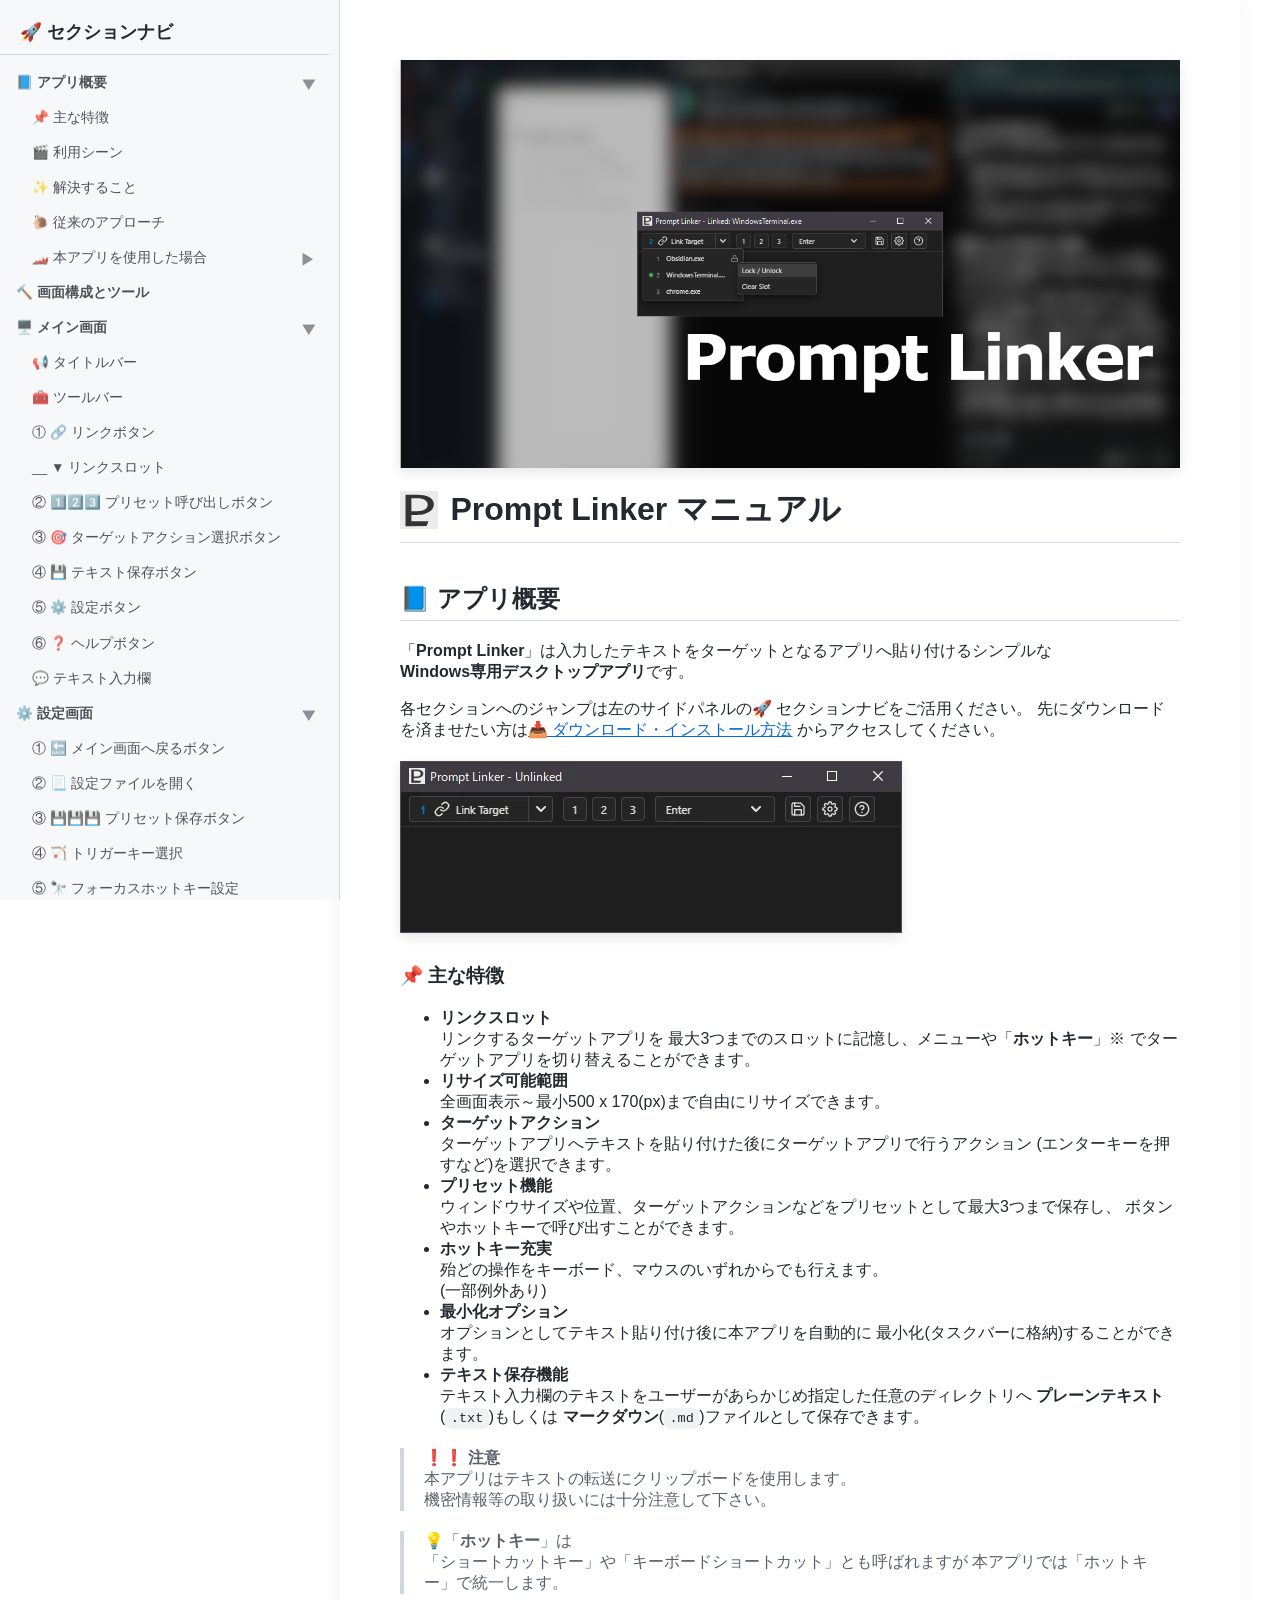
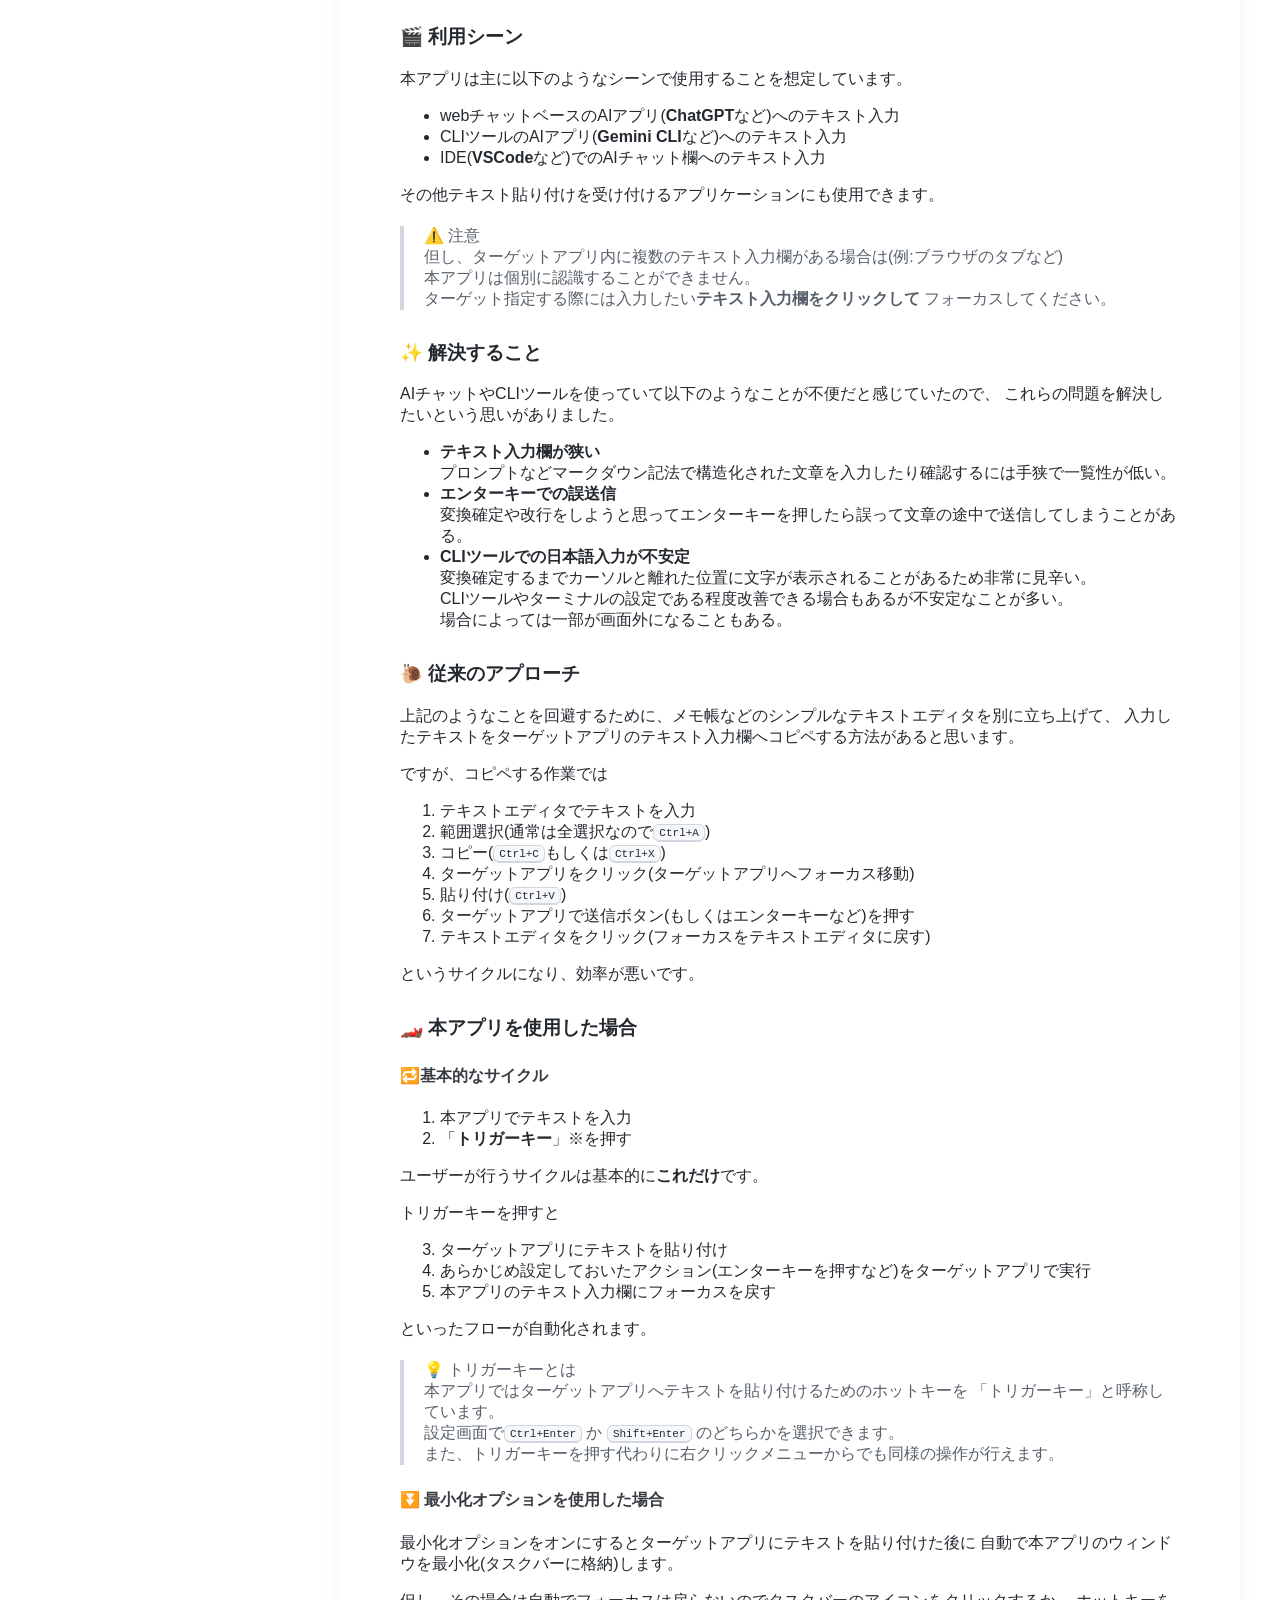
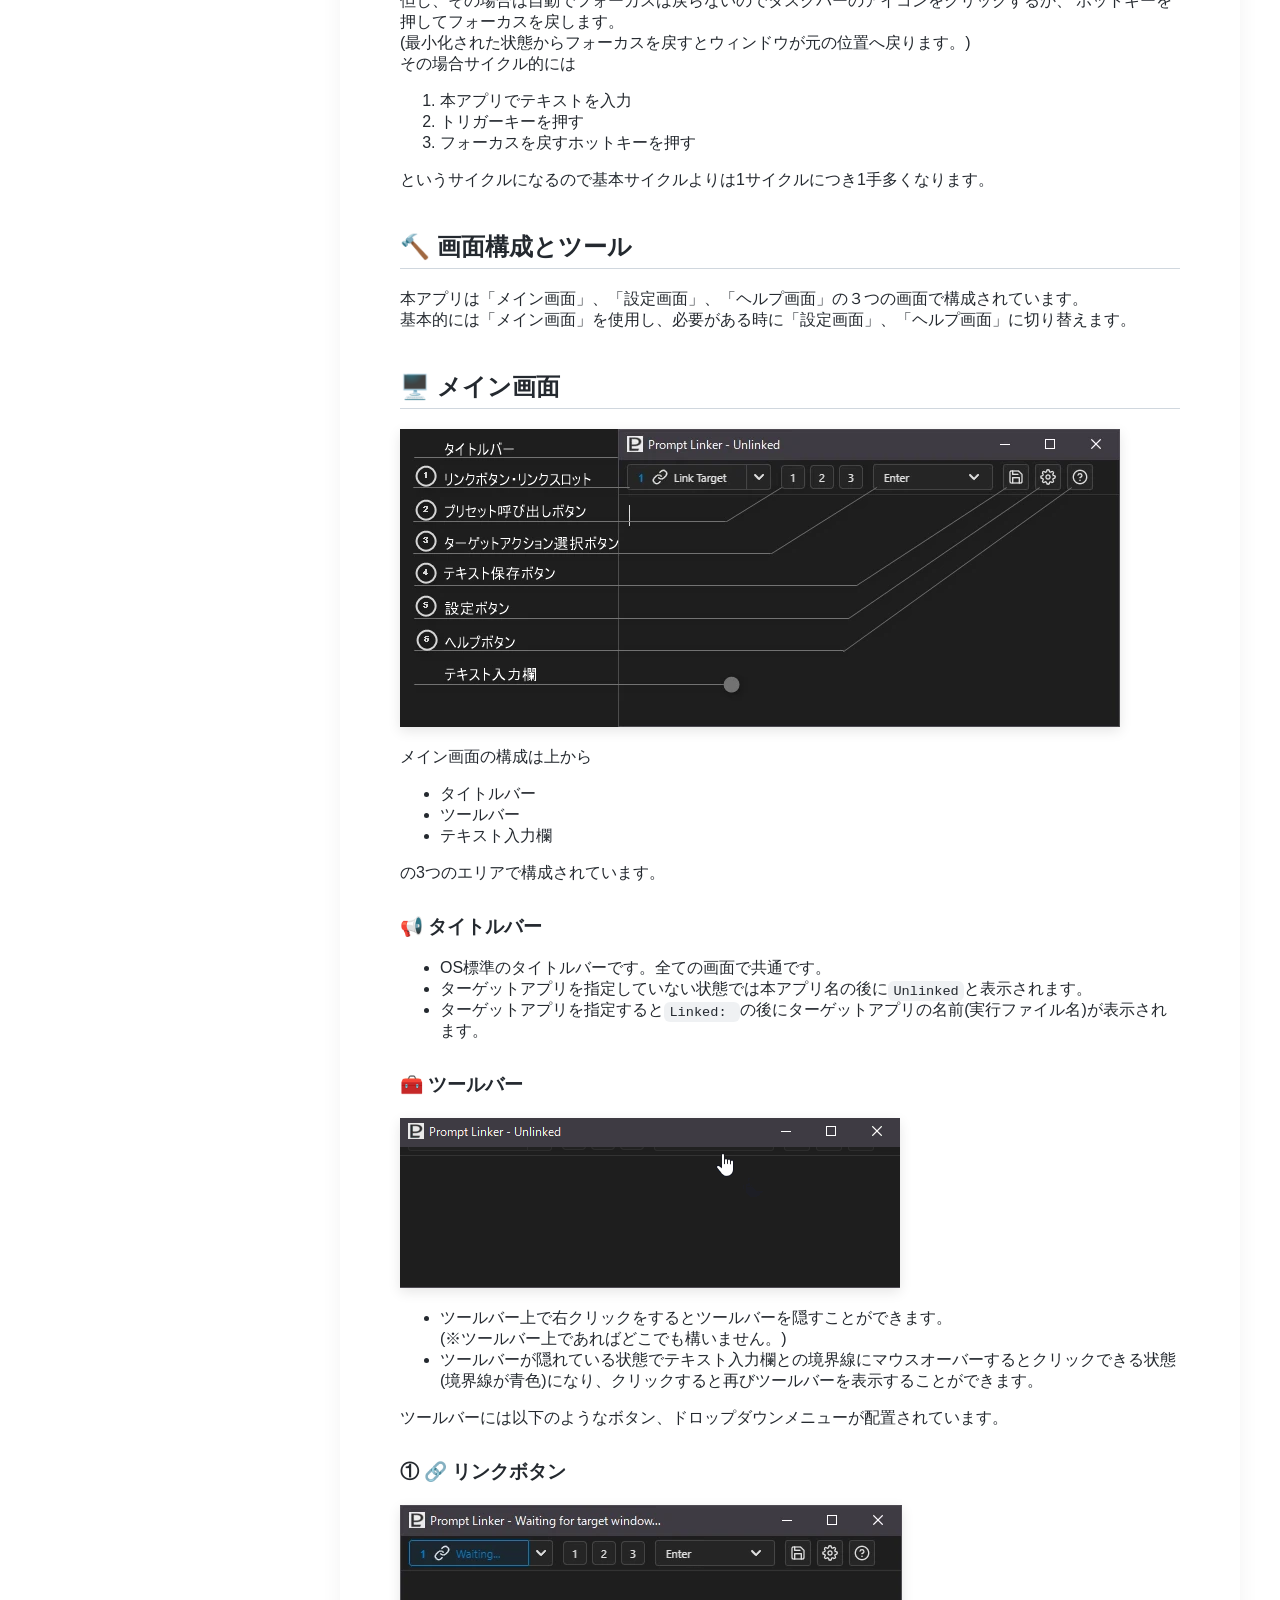
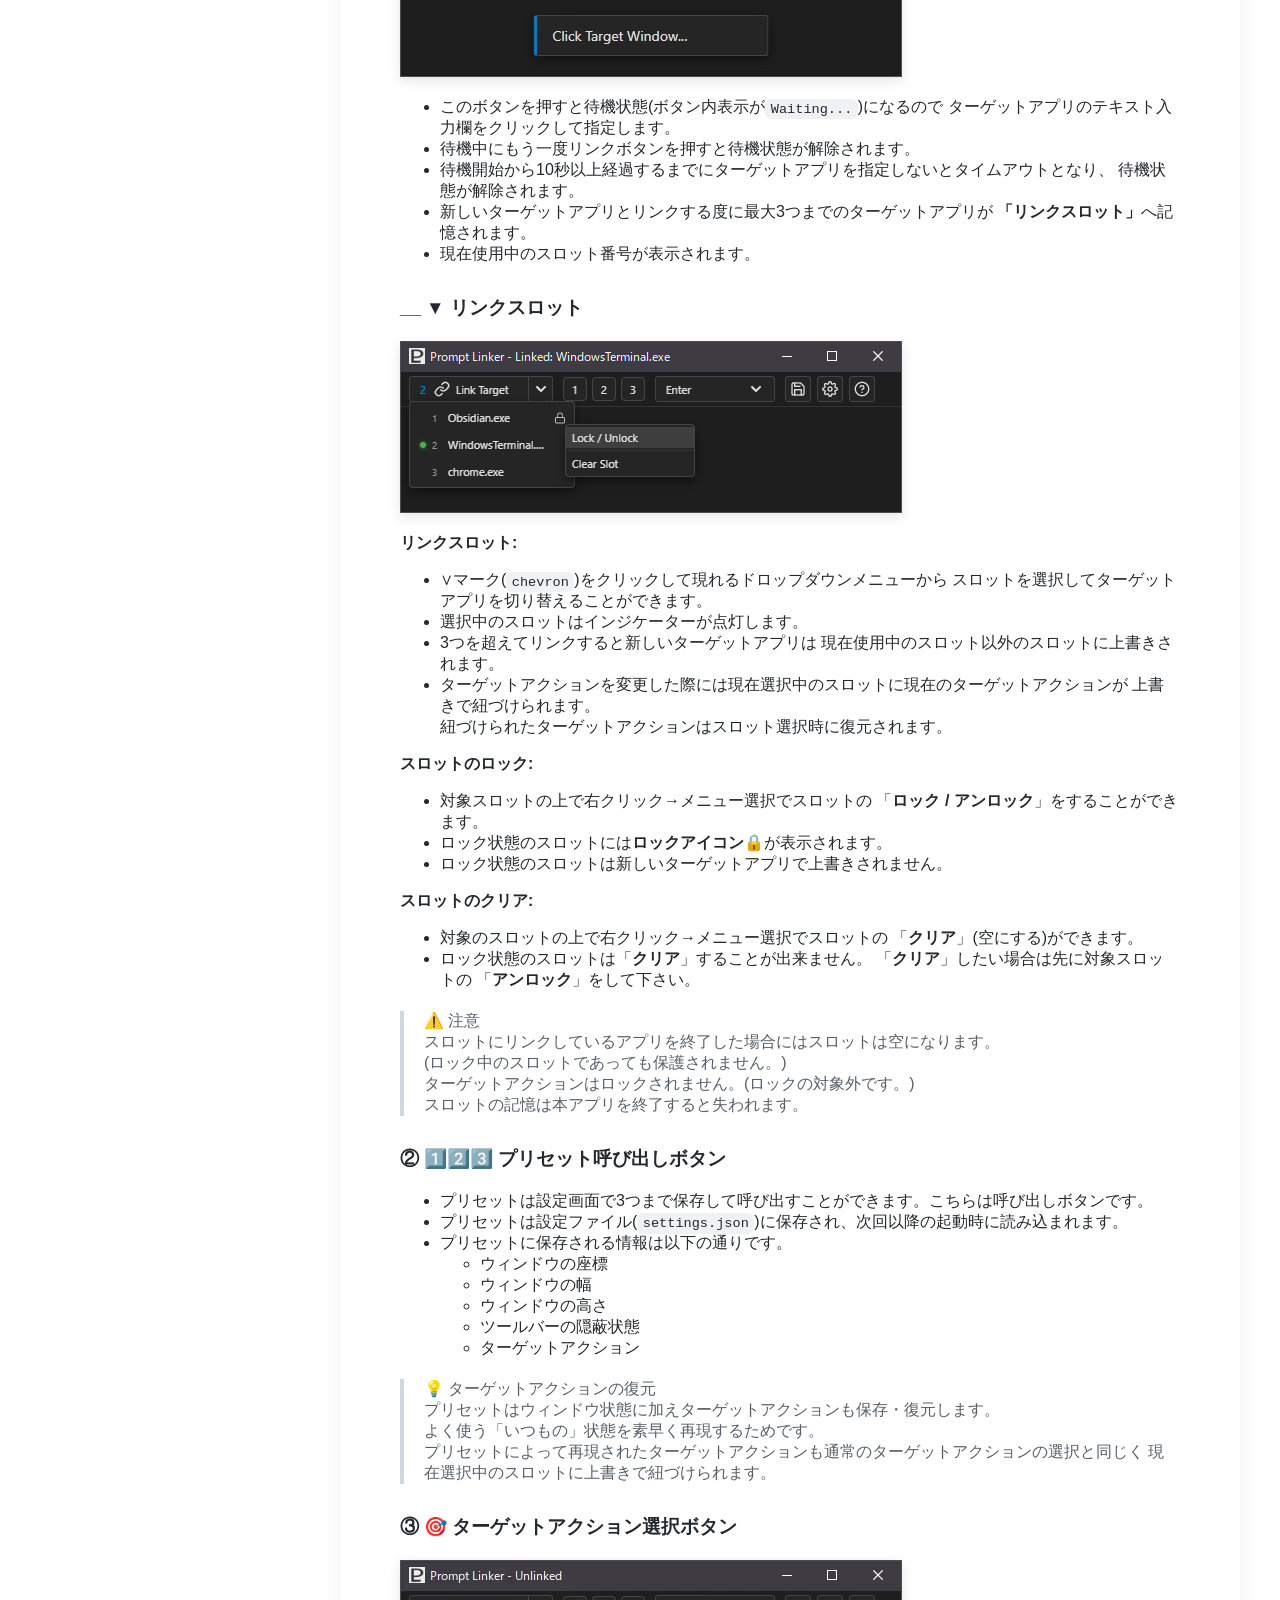
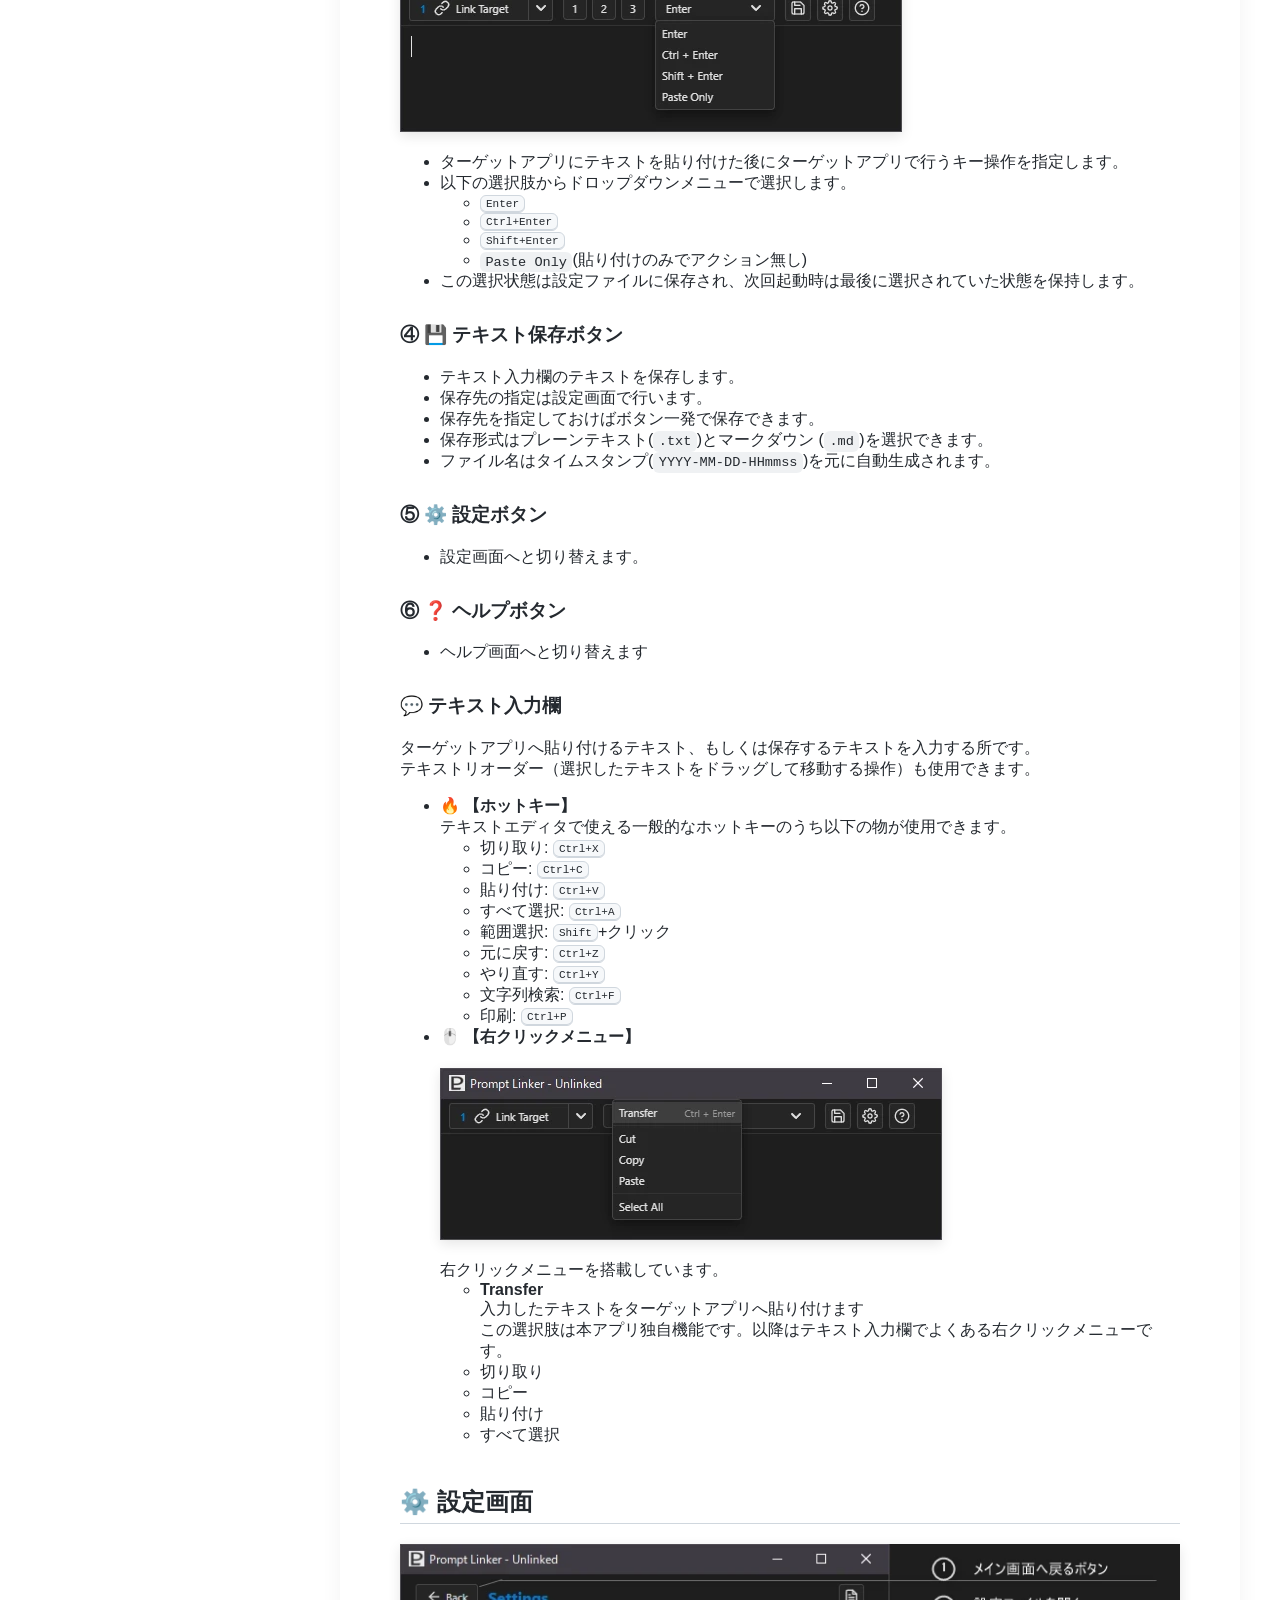
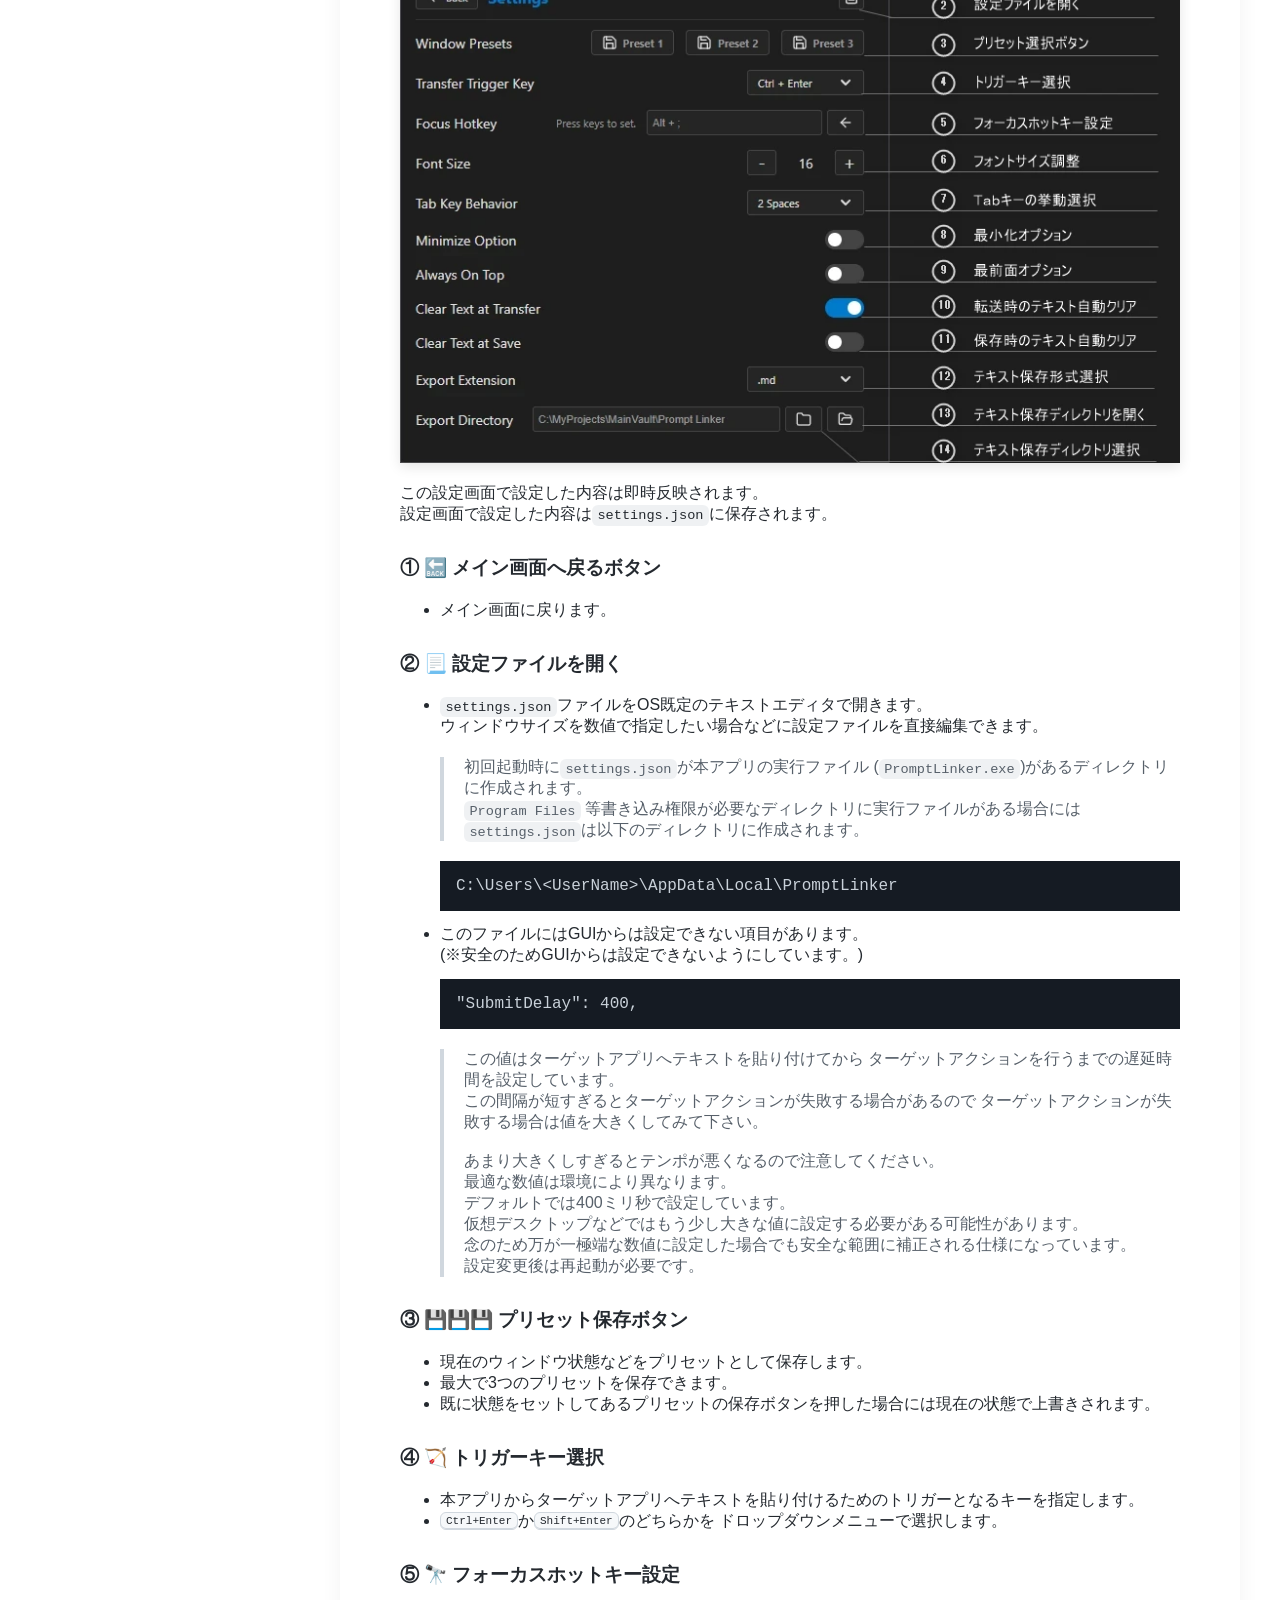
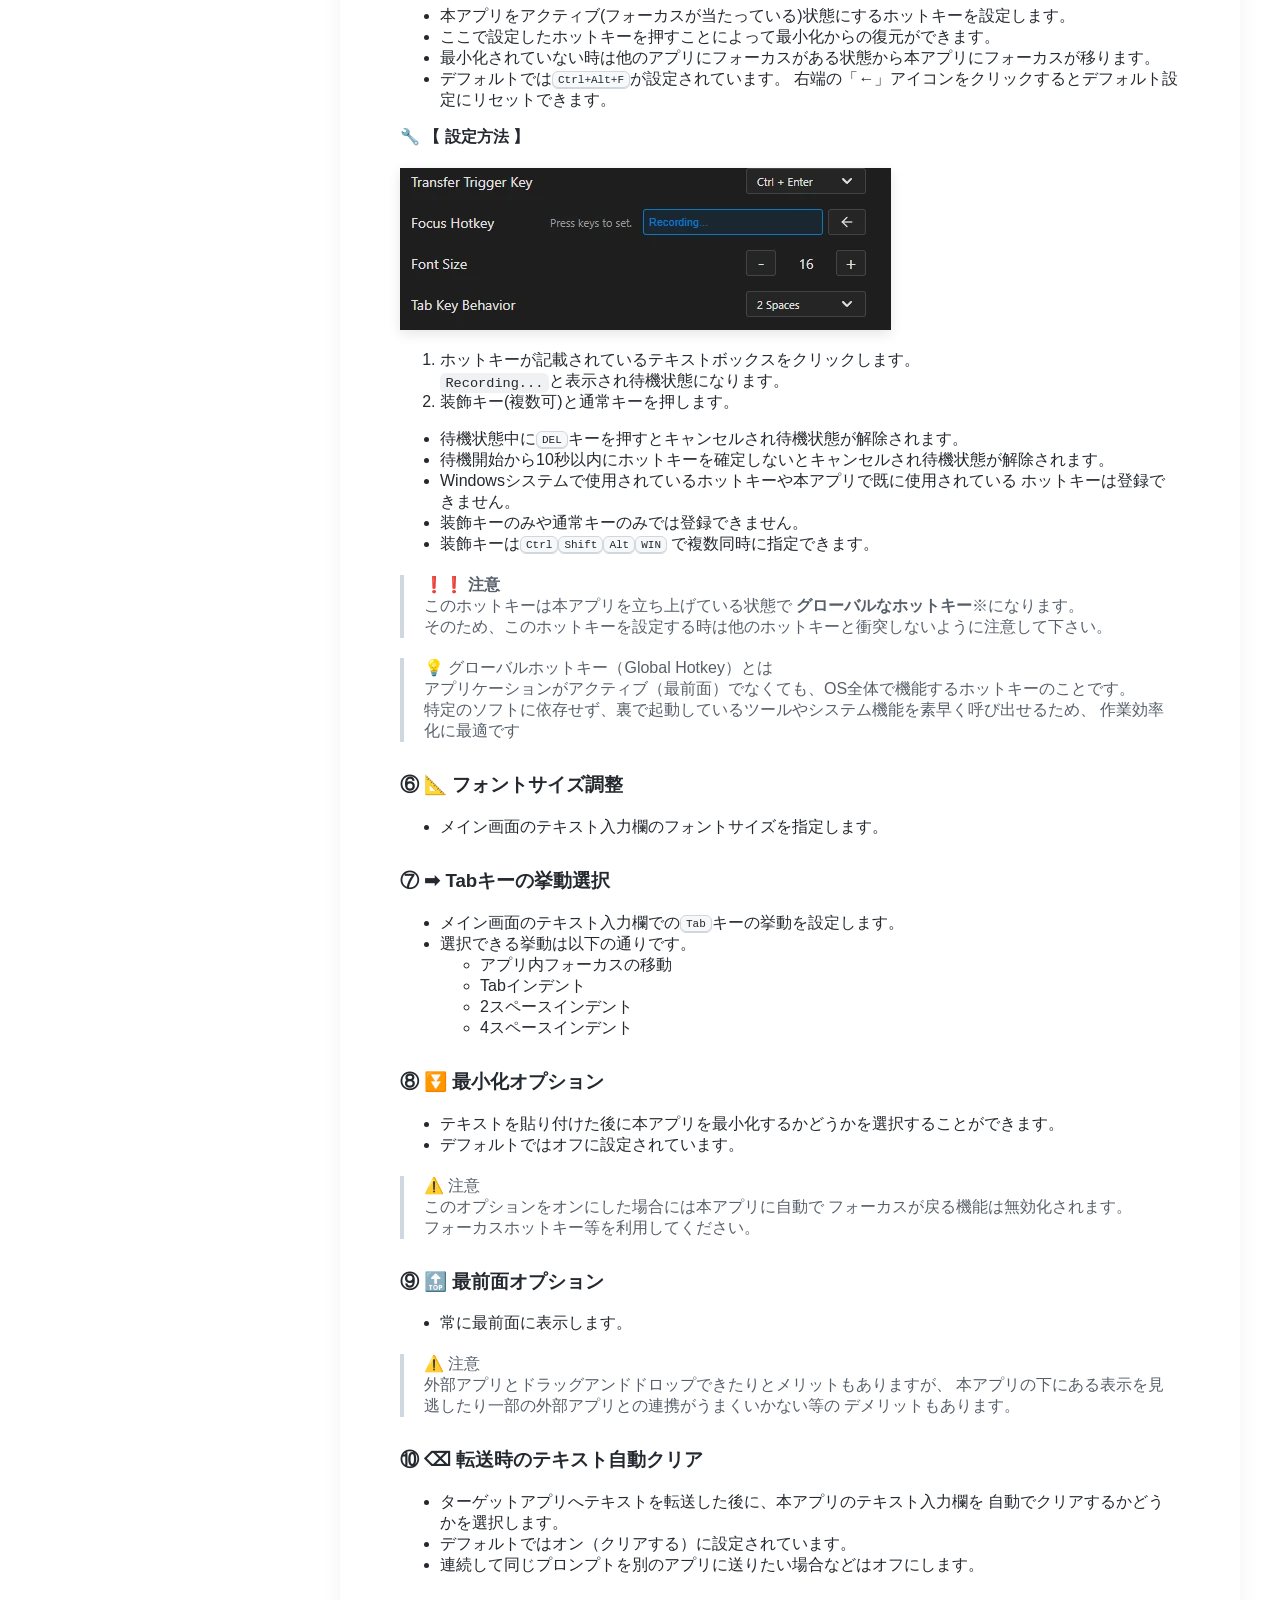
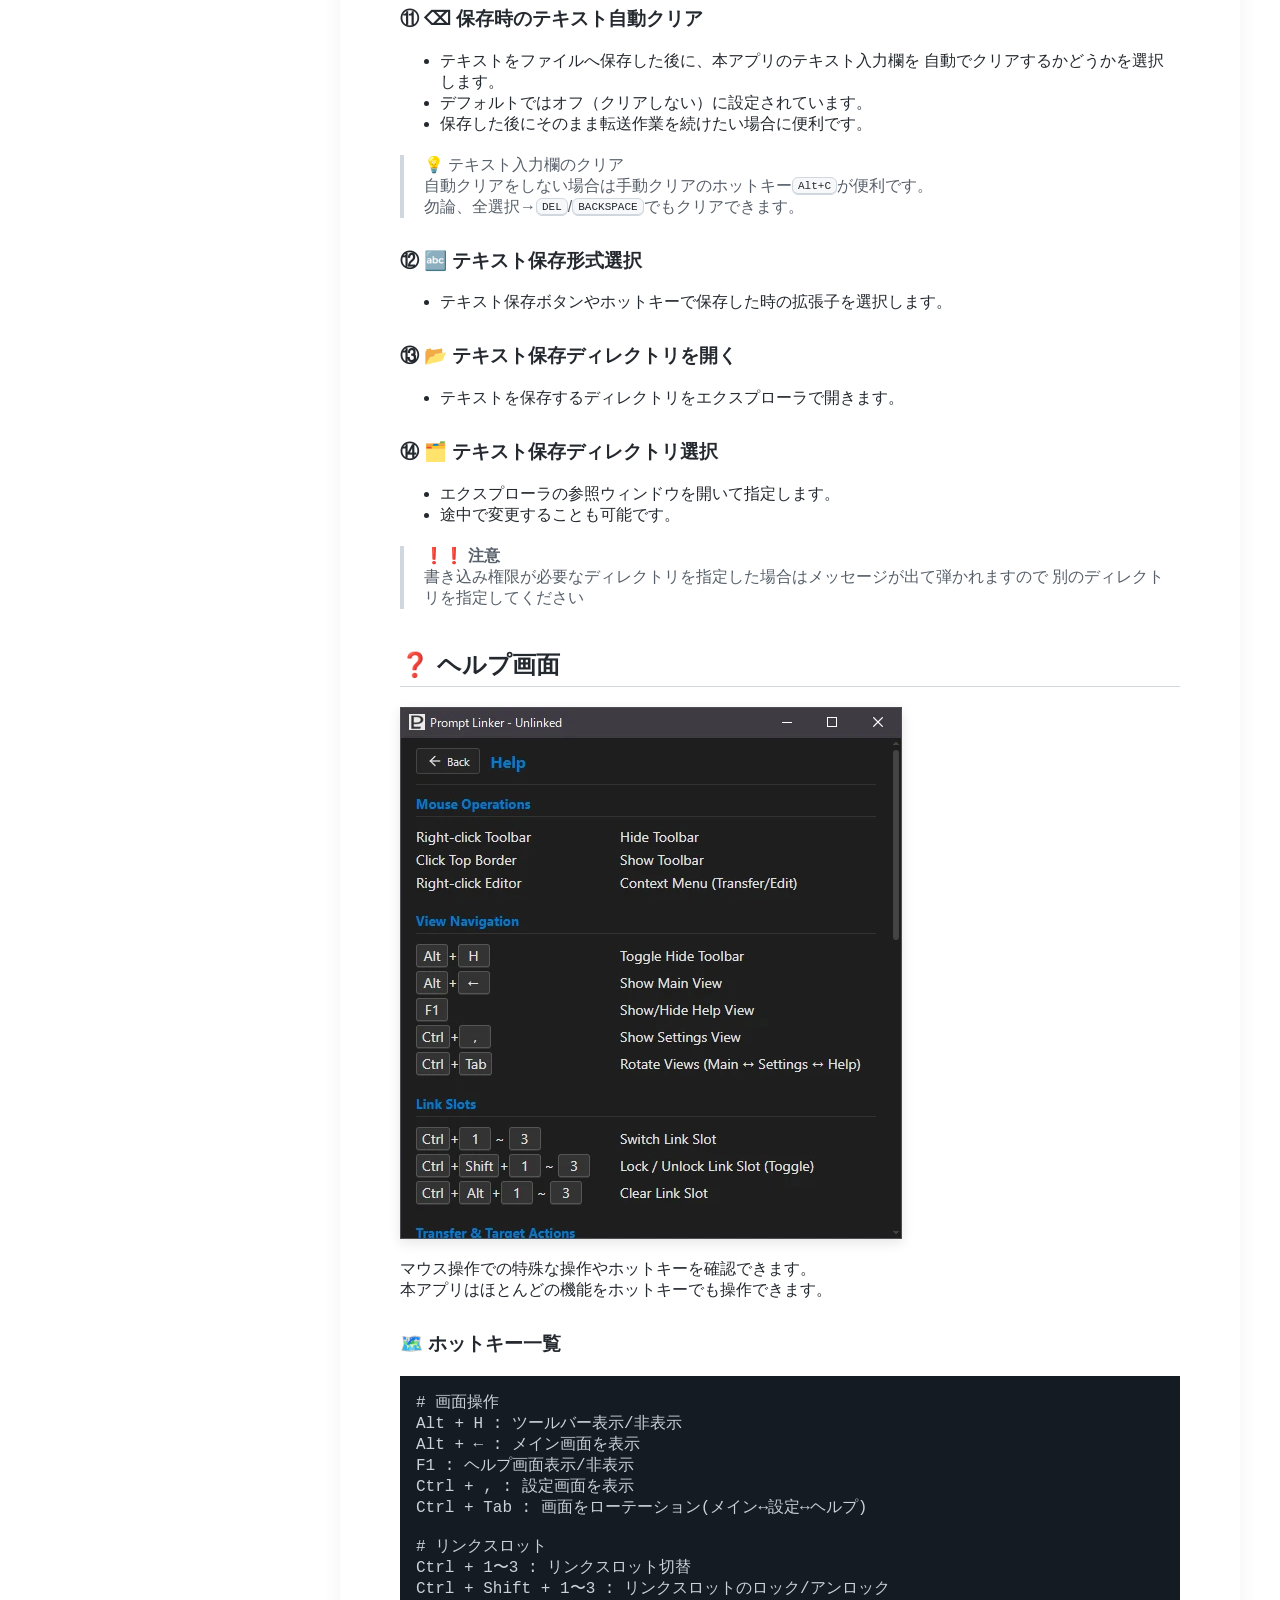
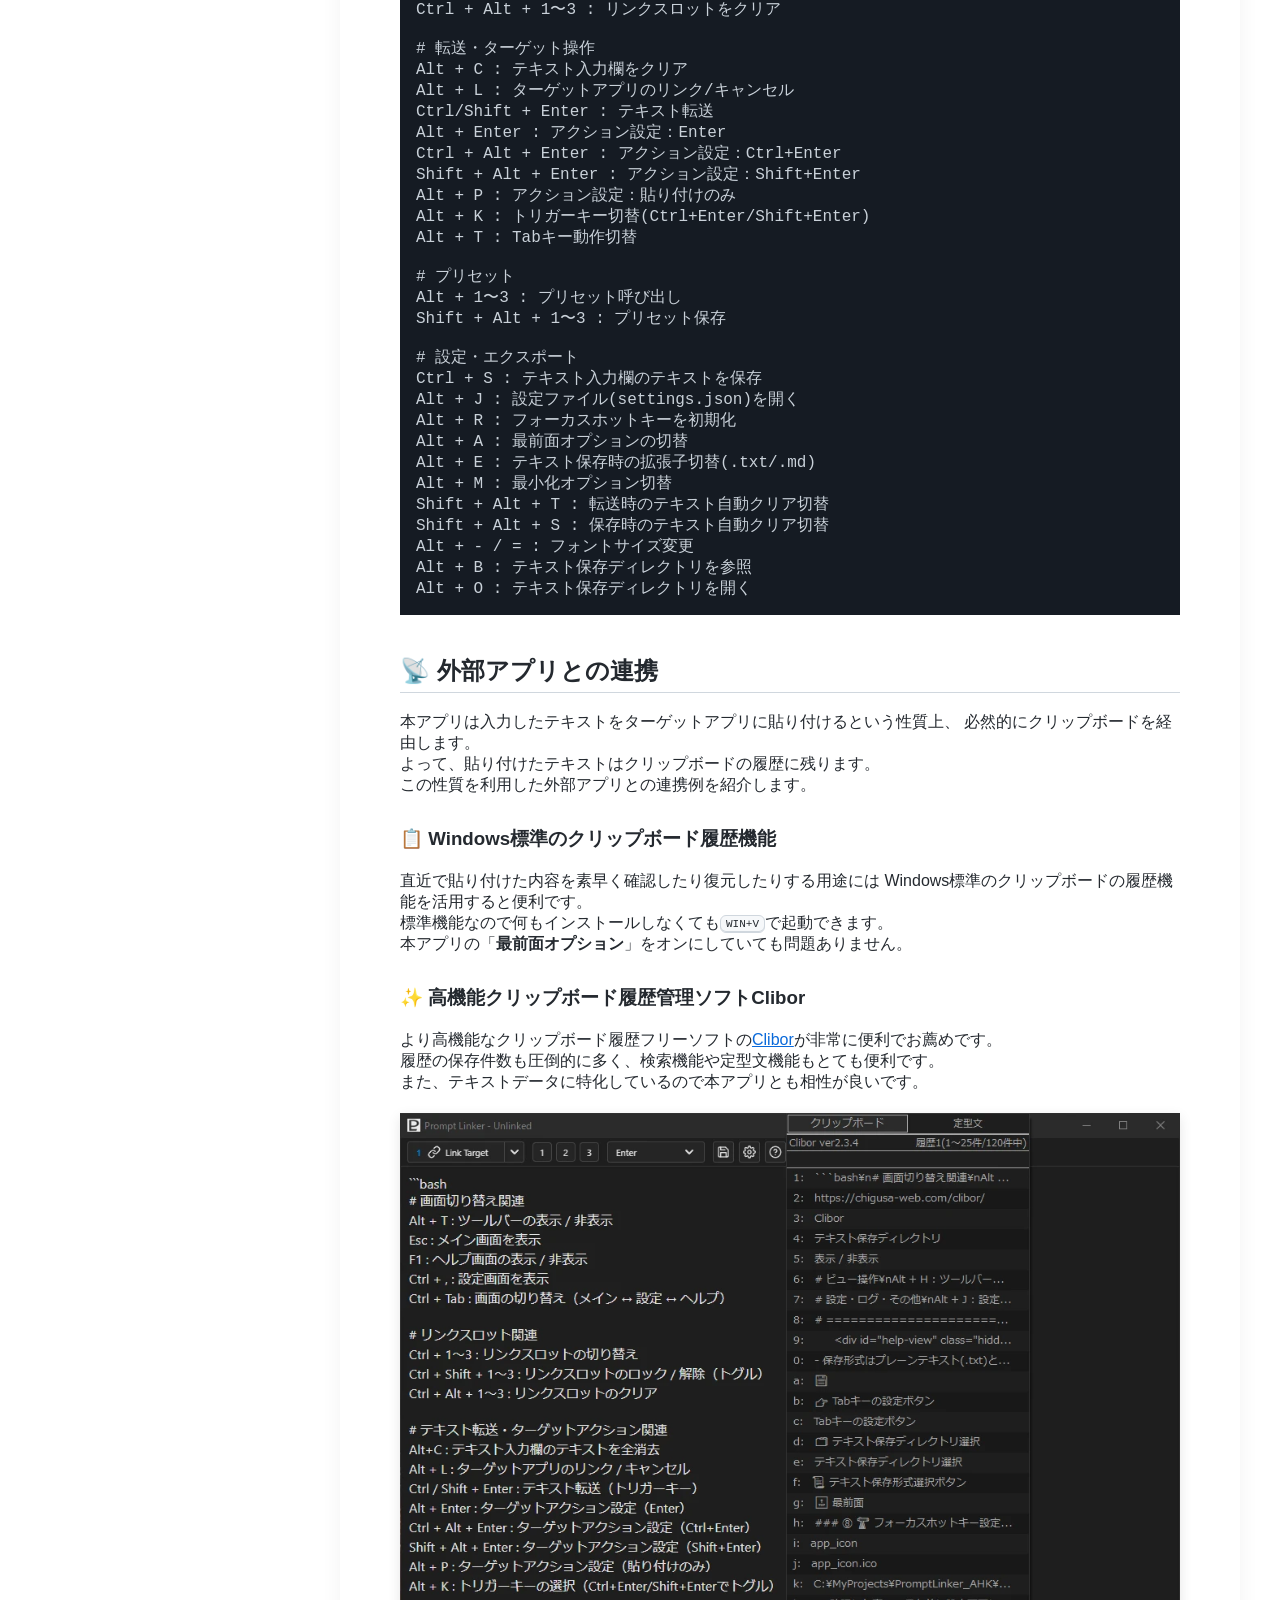
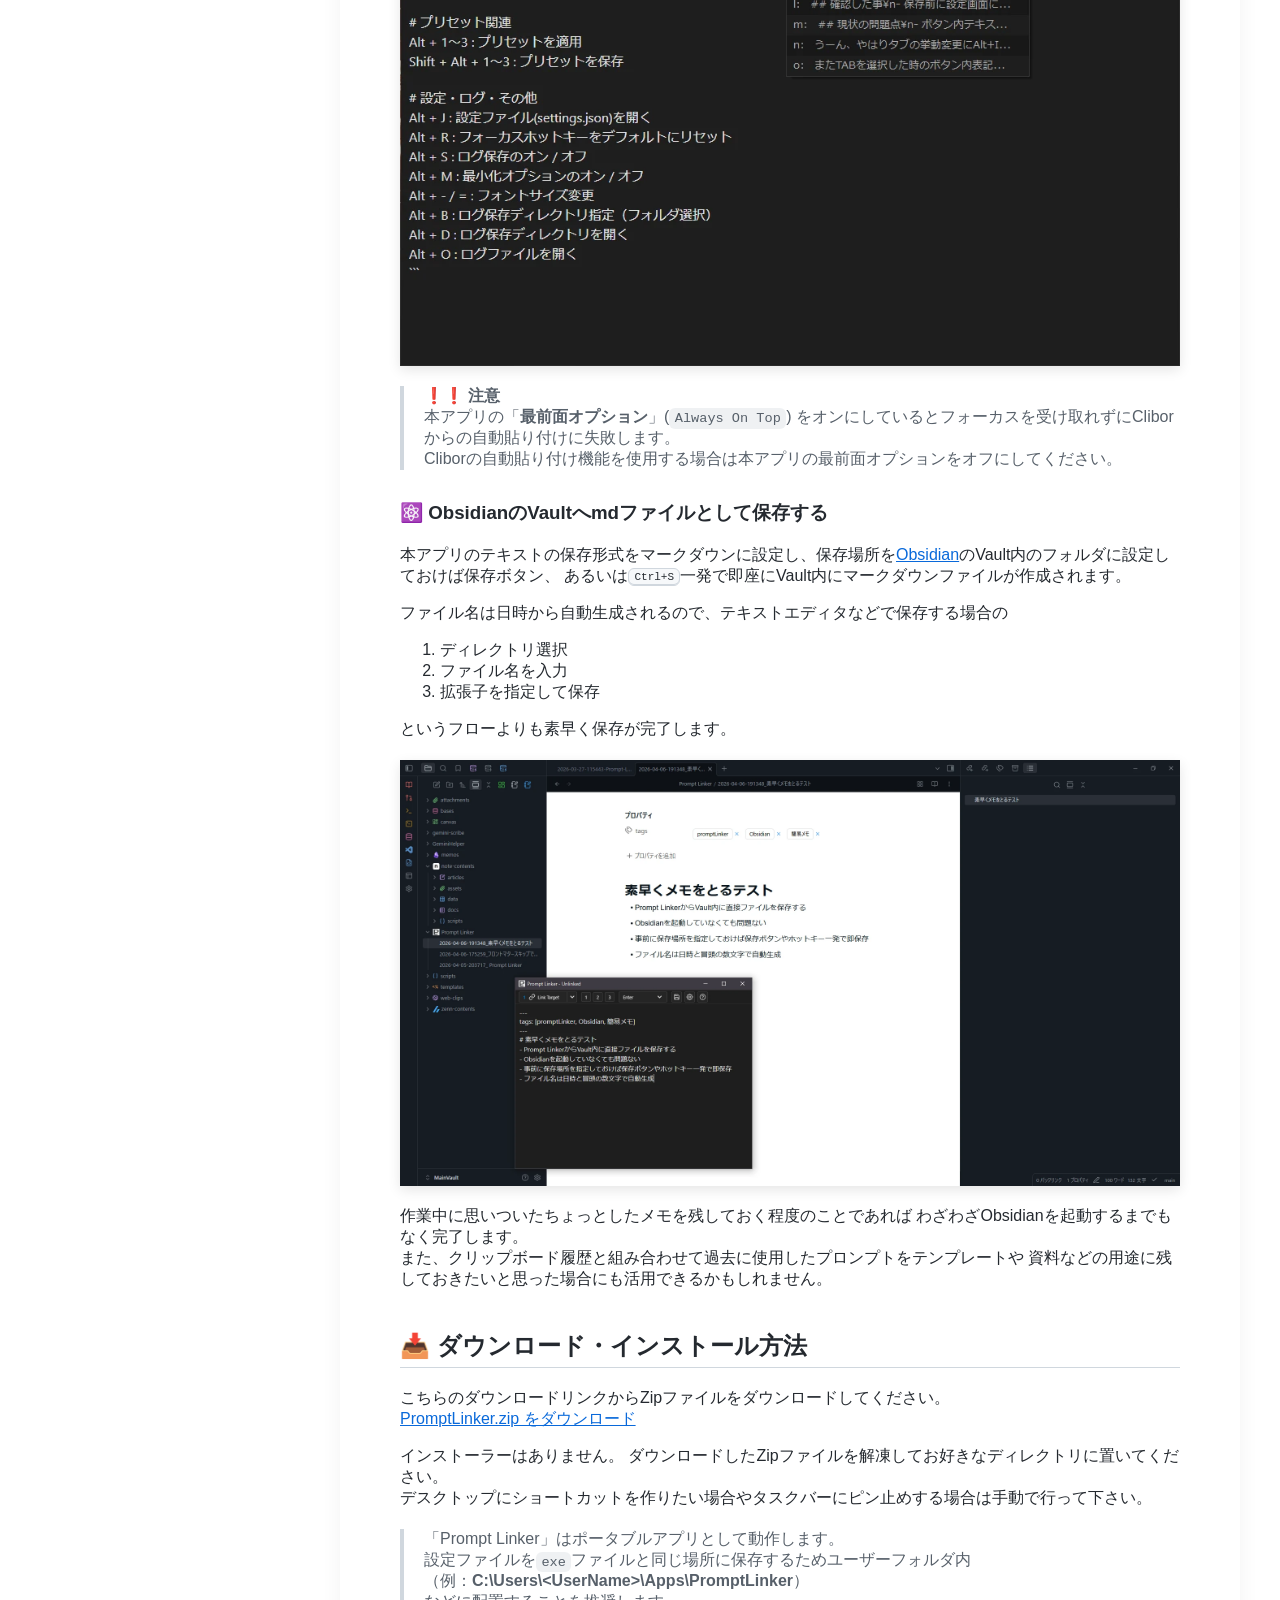
<file: docs/index.html>
<!doctype html>
<html lang="ja">
  <head>
    <meta charset="UTF-8" />
    <meta name="viewport" content="width=device-width, initial-scale=1.0" />

    <!-- OGP設定 (SNSでのリンク表示用) -->
    <meta property="og:title" content="Prompt Linker マニュアル" />
    <meta
      property="og:description"
      content="Prompt Linker の操作マニュアル。"
    />
    <meta property="og:type" content="website" />
    <meta
      property="og:url"
      content="https://2ndillness.github.io/PromptLinker_AHK/"
    />
    <meta
      property="og:image"
      content="https://2ndillness.github.io/PromptLinker_AHK/assets/eyecatch.png"
    />
    <meta property="og:site_name" content="Prompt Linker" />

    <!-- Twitter Card設定 -->
    <meta name="twitter:card" content="summary_large_image" />
    <meta name="twitter:title" content="Prompt Linker マニュアル" />
    <meta
      name="twitter:description"
      content="Prompt Linker の操作マニュアル。"
    />
    <meta
      name="twitter:image"
      content="https://2ndillness.github.io/PromptLinker_AHK/assets/eyecatch.png"
    />

    <title>Prompt Linker マニュアル</title>
    <link rel="stylesheet" href="css/style.css" />
    <link rel="icon" href="PromptLinker.svg" type="image/svg+xml" />
    <link rel="icon" href="favicon.ico" sizes="any" />
    <link rel="apple-touch-icon" href="apple-touch-icon.png" />
  </head>
  <body>
    <!-- ******************************************************************************** -->
    <nav id="sidebar">
      <h2 id="sidebar-title">🚀 セクションナビ</h2>
      <ul>
        <li class="has-children">
          <span class="toggle-btn">▶</span>
          <a href="#app-overview" class="nav-h2">📘 アプリ概要</a>
          <ul>
            <li><a href="#key-features" class="nav-h3">📌 主な特徴</a></li>
            <li><a href="#use-cases" class="nav-h3">🎬 利用シーン</a></li>
            <li>
              <a href="#problems-solved" class="nav-h3">✨ 解決すること</a>
            </li>
            <li>
              <a href="#traditional-approach" class="nav-h3"
                >🐌 従来のアプローチ</a
              >
            </li>
            <li class="has-children">
              <span class="toggle-btn">▶</span>
              <a href="#using-this-app" class="nav-h3"
                >🏎️ 本アプリを使用した場合</a
              >
              <ul>
                <li>
                  <a href="#basic-cycle" class="nav-h4">🔁基本的なサイクル</a>
                </li>
                <li>
                  <a href="#using-minimize-option" class="nav-h4"
                    >⏬ 最小化オプションを使用した場合</a
                  >
                </li>
              </ul>
            </li>
          </ul>
        </li>
        <li><a href="#ui-structure" class="nav-h2">🔨 画面構成とツール</a></li>
        <li class="has-children">
          <span class="toggle-btn">▶</span>
          <a href="#main-screen" class="nav-h2">🖥️ メイン画面</a>
          <ul>
            <li><a href="#title-bar" class="nav-h3">📢 タイトルバー</a></li>
            <li><a href="#tool-bar" class="nav-h3">🧰 ツールバー</a></li>
            <li><a href="#link-button" class="nav-h3">① 🔗 リンクボタン</a></li>
            <li>
              <a href="#link-slots" class="nav-h3">__ ▼ リンクスロット</a>
            </li>
            <li>
              <a href="#preset-call-buttons" class="nav-h3"
                >② 1️⃣2️⃣3️⃣ プリセット呼び出しボタン</a
              >
            </li>
            <li>
              <a href="#target-action-buttons" class="nav-h3"
                >③ 🎯 ターゲットアクション選択ボタン</a
              >
            </li>
            <li>
              <a href="#save-text-button" class="nav-h3"
                >④ 💾 テキスト保存ボタン</a
              >
            </li>
            <li>
              <a href="#settings-button" class="nav-h3">⑤ ⚙️ 設定ボタン</a>
            </li>
            <li><a href="#help-button" class="nav-h3">⑥ ❓ ヘルプボタン</a></li>
            <li>
              <a href="#text-input-field" class="nav-h3">💬 テキスト入力欄</a>
            </li>
          </ul>
        </li>
        <li class="has-children">
          <span class="toggle-btn">▶</span>
          <a href="#settings-screen" class="nav-h2">⚙️ 設定画面</a>
          <ul>
            <li>
              <a href="#back-to-main-button" class="nav-h3"
                >① 🔙 メイン画面へ戻るボタン</a
              >
            </li>
            <li>
              <a href="#open-settings-file" class="nav-h3"
                >② 📃 設定ファイルを開く</a
              >
            </li>
            <li>
              <a href="#save-preset-button" class="nav-h3"
                >③ 💾💾💾 プリセット保存ボタン</a
              >
            </li>
            <li>
              <a href="#trigger-key-selection" class="nav-h3"
                >④ 🏹 トリガーキー選択</a
              >
            </li>
            <li>
              <a href="#focus-hotkey-settings" class="nav-h3"
                >⑤ 🔭 フォーカスホットキー設定</a
              >
            </li>
            <li>
              <a href="#font-size-adjustment" class="nav-h3"
                >⑥ 📐 フォントサイズ調整</a
              >
            </li>
            <li>
              <a href="#tab-key-settings" class="nav-h3"
                >⑦ ➡ Tabキーの挙動選択</a
              >
            </li>
            <li>
              <a href="#minimize-option" class="nav-h3"
                >⑧ ⏬ 最小化オプション</a
              >
            </li>
            <li>
              <a href="#always-on-top-option" class="nav-h3"
                >⑨ 🔝 最前面オプション</a
              >
            </li>
            <li>
              <a href="#clear-text-at-transfer-option" class="nav-h3"
                >⑩ ⌫ 転送時のテキスト自動クリア</a
              >
            </li>
            <li>
              <a href="#clear-text-at-save-option" class="nav-h3"
                >⑪ ⌫ 保存時のテキスト自動クリア</a
              >
            </li>
            <li>
              <a href="#save-format-selection" class="nav-h3"
                >⑫ 🔤 テキスト保存形式選択</a
              >
            </li>
            <li>
              <a href="#open-save-dir" class="nav-h3"
                >⑬ 📂 テキスト保存ディレクトリを開く</a
              >
            </li>
            <li>
              <a href="#select-save-dir" class="nav-h3"
                >⑭ 🗂️ テキスト保存ディレクトリ選択</a
              >
            </li>
          </ul>
        </li>
        <li class="has-children">
          <span class="toggle-btn">▶</span>
          <a href="#help-screen" class="nav-h2">❓ ヘルプ画面</a>
          <ul>
            <li><a href="#hotkey-list" class="nav-h3">🗺️ ホットキー一覧</a></li>
          </ul>
        </li>
        <li class="has-children">
          <span class="toggle-btn">▶</span>
          <a href="#external-apps" class="nav-h2">📡 外部アプリとの連携</a>
          <ul>
            <li>
              <a href="#win-clipboard-history" class="nav-h3"
                >📋 Windows標準のクリップボード履歴機能</a
              >
            </li>
            <li>
              <a href="#clibor" class="nav-h3"
                >✨ 高機能クリップボード履歴管理ソフトClibor</a
              >
            </li>
            <li>
              <a href="#obsidian-vault" class="nav-h3"
                >⚛️ ObsidianのVaultへmdファイルとして保存する</a
              >
            </li>
          </ul>
        </li>
        <li>
          <a href="#download-and-installation" class="nav-h2"
            >📥 ダウンロード・インストール方法</a
          >
        </li>
        <li>
          <a href="#disclaimer-and-license" class="nav-h2"
            >⚠️ 免責事項・ライセンス</a
          >
        </li>
        <li>
          <a href="#source-code" class="nav-h2">🔩 ソースコード</a>
        </li>
      </ul>
    </nav>

    <main>
      <!--*************************************************************************-->
      <img src="./assets/eyecatch.png" alt="Prompt Linker アイキャッチ" />
      <h1 id="prompt-linker-manual">
        <img
          src="PromptLinker.svg"
          alt=""
          class="title-icon"
          aria-hidden="true"
        />
        Prompt Linker マニュアル
      </h1>

      <h2 id="app-overview">📘 アプリ概要</h2>
      <p>
        「<strong>Prompt Linker</strong
        >」は入力したテキストをターゲットとなるアプリへ貼り付けるシンプルな<br />
        <strong>Windows専用デスクトップアプリ</strong>です。
      </p>
      <p>
        各セクションへのジャンプは左のサイドパネルの🚀
        セクションナビをご活用ください。 先にダウンロードを済ませたい方は<a
          href="#download-and-installation"
          >📥 ダウンロード・インストール方法</a
        >
        からアクセスしてください。
      </p>
      <img
        src="./assets/main-screenshot.webp"
        alt="Prompt Linker メイン画面のスクリーンショット"
      />

      <h3 id="key-features">📌 主な特徴</h3>
      <ul>
        <li>
          <strong>リンクスロット</strong><br />
          リンクするターゲットアプリを
          最大3つまでのスロットに記憶し、メニューや「<strong>ホットキー</strong>」※
          でターゲットアプリを切り替えることができます。
        </li>
        <li>
          <strong>リサイズ可能範囲</strong><br />
          全画面表示～最小500 x 170(px)まで自由にリサイズできます。
        </li>
        <li>
          <strong>ターゲットアクション</strong><br />
          ターゲットアプリへテキストを貼り付けた後にターゲットアプリで行うアクション
          (エンターキーを押すなど)を選択できます。
        </li>
        <li>
          <strong>プリセット機能</strong><br />
          ウィンドウサイズや位置、ターゲットアクションなどをプリセットとして最大3つまで保存し、
          ボタンやホットキーで呼び出すことができます。
        </li>
        <li>
          <strong>ホットキー充実</strong><br />
          殆どの操作をキーボード、マウスのいずれからでも行えます。<br />(一部例外あり)
        </li>
        <li>
          <strong>最小化オプション</strong><br />
          オプションとしてテキスト貼り付け後に本アプリを自動的に
          最小化(タスクバーに格納)することができます。
        </li>
        <li>
          <strong>テキスト保存機能</strong><br />
          テキスト入力欄のテキストをユーザーがあらかじめ指定した任意のディレクトリへ
          <strong>プレーンテキスト</strong>(<code>.txt</code>)もしくは
          <strong>マークダウン</strong
          >(<code>.md</code>)ファイルとして保存できます。
        </li>
      </ul>
      <blockquote>
        ❗❗ <strong>注意</strong><br />
        本アプリはテキストの転送にクリップボードを使用します。<br />
        機密情報等の取り扱いには十分注意して下さい。
      </blockquote>
      <blockquote>
        💡「<strong>ホットキー</strong>」は<br />
        「ショートカットキー」や「キーボードショートカット」とも呼ばれますが
        本アプリでは「ホットキー」で統一します。
      </blockquote>

      <h3 id="use-cases">🎬 利用シーン</h3>
      <p>本アプリは主に以下のようなシーンで使用することを想定しています。</p>
      <ul>
        <li>
          webチャットベースのAIアプリ(<strong>ChatGPT</strong>など)へのテキスト入力
        </li>
        <li>
          CLIツールのAIアプリ(<strong>Gemini CLI</strong>など)へのテキスト入力
        </li>
        <li>
          IDE(<strong>VSCode</strong>など)でのAIチャット欄へのテキスト入力
        </li>
      </ul>
      <p>
        その他テキスト貼り付けを受け付けるアプリケーションにも使用できます。
      </p>
      <blockquote>
        ⚠️ 注意<br />
        但し、ターゲットアプリ内に複数のテキスト入力欄がある場合は(例:ブラウザのタブなど)<br />
        本アプリは個別に認識することができません。<br />
        ターゲット指定する際には入力したい<strong
          >テキスト入力欄をクリックして</strong
        >
        フォーカスしてください。
      </blockquote>

      <h3 id="problems-solved">✨ 解決すること</h3>
      <p>
        AIチャットやCLIツールを使っていて以下のようなことが不便だと感じていたので、
        これらの問題を解決したいという思いがありました。<br />
      </p>
      <ul>
        <li>
          <strong>テキスト入力欄が狭い</strong><br />
          プロンプトなどマークダウン記法で構造化された文章を入力したり確認するには手狭で一覧性が低い。
        </li>
        <li>
          <strong>エンターキーでの誤送信</strong><br />
          変換確定や改行をしようと思ってエンターキーを押したら誤って文章の途中で送信してしまうことがある。
        </li>
        <li>
          <strong>CLIツールでの日本語入力が不安定</strong><br />
          変換確定するまでカーソルと離れた位置に文字が表示されることがあるため非常に見辛い。<br />
          CLIツールやターミナルの設定である程度改善できる場合もあるが不安定なことが多い。<br />
          場合によっては一部が画面外になることもある。
        </li>
      </ul>

      <h3 id="traditional-approach">🐌 従来のアプローチ</h3>
      <p>
        上記のようなことを回避するために、メモ帳などのシンプルなテキストエディタを別に立ち上げて、
        入力したテキストをターゲットアプリのテキスト入力欄へコピペする方法があると思います。
      </p>
      <p>ですが、コピペする作業では</p>
      <ol>
        <li>テキストエディタでテキストを入力</li>
        <li>範囲選択(通常は全選択なので<kbd>Ctrl+A</kbd>)</li>
        <li>コピー(<kbd>Ctrl+C</kbd>もしくは<kbd>Ctrl+X</kbd>)</li>
        <li>ターゲットアプリをクリック(ターゲットアプリへフォーカス移動)</li>
        <li>貼り付け(<kbd>Ctrl+V</kbd>)</li>
        <li>ターゲットアプリで送信ボタン(もしくはエンターキーなど)を押す</li>
        <li>テキストエディタをクリック(フォーカスをテキストエディタに戻す)</li>
      </ol>
      <p>というサイクルになり、効率が悪いです。</p>

      <h3 id="using-this-app">🏎️ 本アプリを使用した場合</h3>
      <h4 id="basic-cycle">🔁基本的なサイクル</h4>
      <ol>
        <li>本アプリでテキストを入力</li>
        <li>「<strong>トリガーキー</strong>」※を押す</li>
      </ol>
      <p>ユーザーが行うサイクルは基本的に<strong>これだけ</strong>です。</p>
      <p>トリガーキーを押すと</p>
      <ol start="3">
        <li>ターゲットアプリにテキストを貼り付け</li>
        <li>
          あらかじめ設定しておいたアクション(エンターキーを押すなど)をターゲットアプリで実行
        </li>
        <li>本アプリのテキスト入力欄にフォーカスを戻す</li>
      </ol>
      <p>といったフローが自動化されます。</p>
      <blockquote>
        💡 トリガーキーとは<br />
        本アプリではターゲットアプリへテキストを貼り付けるためのホットキーを
        「トリガーキー」と呼称しています。<br />
        設定画面で<kbd>Ctrl+Enter</kbd> か
        <kbd>Shift+Enter</kbd> のどちらかを選択できます。<br />
        また、トリガーキーを押す代わりに右クリックメニューからでも同様の操作が行えます。
      </blockquote>

      <h4 id="using-minimize-option">⏬ 最小化オプションを使用した場合</h4>
      <p>
        最小化オプションをオンにするとターゲットアプリにテキストを貼り付けた後に
        自動で本アプリのウィンドウを最小化(タスクバーに格納)します。
      </p>
      <p>
        但し、その場合は自動でフォーカスは戻らないのでタスクバーのアイコンをクリックするか、
        ホットキーを押してフォーカスを戻します。<br />
        (最小化された状態からフォーカスを戻すとウィンドウが元の位置へ戻ります。)<br />
        その場合サイクル的には
      </p>
      <ol>
        <li>本アプリでテキストを入力</li>
        <li>トリガーキーを押す</li>
        <li>フォーカスを戻すホットキーを押す</li>
      </ol>
      <p>
        というサイクルになるので基本サイクルよりは1サイクルにつき1手多くなります。
      </p>

      <h2 id="ui-structure">🔨 画面構成とツール</h2>
      <p>
        本アプリは「メイン画面」、「設定画面」、「ヘルプ画面」の３つの画面で構成されています。<br />
        基本的には「メイン画面」を使用し、必要がある時に「設定画面」、「ヘルプ画面」に切り替えます。
      </p>

      <h2 id="main-screen">🖥️ メイン画面</h2>
      <img
        src="./assets/ui-structure-main.webp"
        alt="メイン画面の各部名称説明"
      />
      <p>メイン画面の構成は上から</p>
      <ul>
        <li>タイトルバー</li>
        <li>ツールバー</li>
        <li>テキスト入力欄</li>
      </ul>
      <p>の3つのエリアで構成されています。</p>

      <h3 id="title-bar">📢 タイトルバー</h3>
      <ul>
        <li>OS標準のタイトルバーです。全ての画面で共通です。</li>
        <li>
          ターゲットアプリを指定していない状態では本アプリ名の後に<code>Unlinked</code>と表示されます。
        </li>
        <li>
          ターゲットアプリを指定すると<code>Linked: </code>
          の後にターゲットアプリの名前(実行ファイル名)が表示されます。
        </li>
      </ul>

      <h3 id="tool-bar">🧰 ツールバー</h3>
      <img
        src="./assets/toolbar-toggle.gif"
        alt="ツールバーの表示・非表示の操作アニメーション"
      />
      <ul>
        <li>
          ツールバー上で右クリックをするとツールバーを隠すことができます。<br />
          (※ツールバー上であればどこでも構いません。)
        </li>
        <li>
          ツールバーが隠れている状態でテキスト入力欄との境界線にマウスオーバーするとクリックできる状態
          (境界線が青色)になり、クリックすると再びツールバーを表示することができます。
        </li>
      </ul>
      <p>
        ツールバーには以下のようなボタン、ドロップダウンメニューが配置されています。
      </p>

      <h3 id="link-button">① 🔗 リンクボタン</h3>
      <img
        src="assets/link-button-waiting.webp"
        alt="リンクボタン待機状態の表示"
      />
      <ul>
        <li>
          このボタンを押すと待機状態(ボタン内表示が<code>Waiting...</code>)になるので
          ターゲットアプリのテキスト入力欄をクリックして指定します。
        </li>
        <li>待機中にもう一度リンクボタンを押すと待機状態が解除されます。</li>
        <li>
          待機開始から10秒以上経過するまでにターゲットアプリを指定しないとタイムアウトとなり、
          待機状態が解除されます。
        </li>
        <li>
          新しいターゲットアプリとリンクする度に最大3つまでのターゲットアプリが
          <strong>「リンクスロット」</strong>へ記憶されます。
        </li>
        <li>現在使用中のスロット番号が表示されます。</li>
      </ul>

      <h3 id="link-slots">__ ▼ リンクスロット</h3>
      <img
        src="assets/link-slots-dropdown.png"
        alt="リンクスロットのドロップダウンメニュー"
      />
      <strong>リンクスロット:</strong>
      <ul>
        <li>
          ∨マーク(<code>chevron</code>)をクリックして現れるドロップダウンメニューから
          スロットを選択してターゲットアプリを切り替えることができます。
        </li>
        <li>選択中のスロットはインジケーターが点灯します。</li>
        <li>
          3つを超えてリンクすると新しいターゲットアプリは
          現在使用中のスロット以外のスロットに上書きされます。
        </li>
        <li>
          ターゲットアクションを変更した際には現在選択中のスロットに現在のターゲットアクションが
          上書きで紐づけられます。<br />
          紐づけられたターゲットアクションはスロット選択時に復元されます。
        </li>
      </ul>

      <strong>スロットのロック:</strong>
      <ul>
        <li>
          対象スロットの上で右クリック→メニュー選択でスロットの 「<strong
            >ロック / アンロック</strong
          >」をすることができます。
        </li>
        <li>
          ロック状態のスロットには<strong>ロックアイコン</strong>🔒が表示されます。
        </li>
        <li>
          ロック状態のスロットは新しいターゲットアプリで上書きされません。
        </li>
      </ul>

      <strong>スロットのクリア:</strong>
      <ul>
        <li>
          対象のスロットの上で右クリック→メニュー選択でスロットの
          「<strong>クリア</strong>」(空にする)ができます。
        </li>
        <li>
          ロック状態のスロットは「<strong>クリア</strong>」することが出来ません。
          「<strong>クリア</strong>」したい場合は先に対象スロットの
          「<strong>アンロック</strong>」をして下さい。
        </li>
      </ul>
      <blockquote>
        ⚠️ 注意<br />
        スロットにリンクしているアプリを終了した場合にはスロットは空になります。<br />
        (ロック中のスロットであっても保護されません。)<br />
        ターゲットアクションはロックされません。(ロックの対象外です。) <br />
        スロットの記憶は本アプリを終了すると失われます。
      </blockquote>

      <h3 id="preset-call-buttons">② 1️⃣2️⃣3️⃣ プリセット呼び出しボタン</h3>
      <ul>
        <li>
          プリセットは設定画面で3つまで保存して呼び出すことができます。こちらは呼び出しボタンです。
        </li>
        <li>
          プリセットは設定ファイル(<code>settings.json</code>)に保存され、次回以降の起動時に読み込まれます。
        </li>
        <li>
          プリセットに保存される情報は以下の通りです。
          <ul>
            <li>ウィンドウの座標</li>
            <li>ウィンドウの幅</li>
            <li>ウィンドウの高さ</li>
            <li>ツールバーの隠蔽状態</li>
            <li>ターゲットアクション</li>
          </ul>
        </li>
      </ul>
      <blockquote>
        💡 ターゲットアクションの復元<br />
        プリセットはウィンドウ状態に加えターゲットアクションも保存・復元します。<br />
        よく使う「いつもの」状態を素早く再現するためです。<br />
        プリセットによって再現されたターゲットアクションも通常のターゲットアクションの選択と同じく
        現在選択中のスロットに上書きで紐づけられます。
      </blockquote>

      <h3 id="target-action-buttons">③ 🎯 ターゲットアクション選択ボタン</h3>
      <img
        src="./assets/target-action-menu.webp"
        alt="ターゲットアクション選択メニュー"
      />
      <ul>
        <li>
          ターゲットアプリにテキストを貼り付けた後にターゲットアプリで行うキー操作を指定します。
        </li>
        <li>
          以下の選択肢からドロップダウンメニューで選択します。
          <ul>
            <li><kbd>Enter</kbd></li>
            <li><kbd>Ctrl+Enter</kbd></li>
            <li><kbd>Shift+Enter</kbd></li>
            <li><code>Paste Only</code>(貼り付けのみでアクション無し)</li>
          </ul>
        </li>
        <li>
          この選択状態は設定ファイルに保存され、次回起動時は最後に選択されていた状態を保持します。
        </li>
      </ul>

      <h3 id="save-text-button">④ 💾 テキスト保存ボタン</h3>
      <ul>
        <li>テキスト入力欄のテキストを保存します。</li>
        <li>保存先の指定は設定画面で行います。</li>
        <li>保存先を指定しておけばボタン一発で保存できます。</li>
        <li>
          保存形式はプレーンテキスト(<code>.txt</code>)とマークダウン
          (<code>.md</code>)を選択できます。
        </li>
        <li>
          ファイル名はタイムスタンプ(<code>YYYY-MM-DD-HHmmss</code>)を元に自動生成されます。
        </li>
      </ul>

      <h3 id="settings-button">⑤ ⚙️ 設定ボタン</h3>
      <ul>
        <li>設定画面へと切り替えます。</li>
      </ul>

      <h3 id="help-button">⑥ ❓ ヘルプボタン</h3>
      <ul>
        <li>ヘルプ画面へと切り替えます</li>
      </ul>

      <h3 id="text-input-field">💬 テキスト入力欄</h3>
      <p>
        ターゲットアプリへ貼り付けるテキスト、もしくは保存するテキストを入力する所です。<br />
        テキストリオーダー（選択したテキストをドラッグして移動する操作）も使用できます。
      </p>
      <ul>
        <li>
          🔥 <strong>【ホットキー】</strong><br />
          テキストエディタで使える一般的なホットキーのうち以下の物が使用できます。
          <ul>
            <li>切り取り: <kbd>Ctrl+X</kbd></li>
            <li>コピー: <kbd>Ctrl+C</kbd></li>
            <li>貼り付け: <kbd>Ctrl+V</kbd></li>
            <li>すべて選択: <kbd>Ctrl+A</kbd></li>
            <li>範囲選択: <kbd>Shift</kbd>+クリック</li>
            <li>元に戻す: <kbd>Ctrl+Z</kbd></li>
            <li>やり直す: <kbd>Ctrl+Y</kbd></li>
            <li>文字列検索: <kbd>Ctrl+F</kbd></li>
            <li>印刷: <kbd>Ctrl+P</kbd></li>
          </ul>
        </li>
        <li>
          🖱️ <strong>【右クリックメニュー】</strong><br />
          <img
            src="./assets/context-menu.webp"
            alt="テキスト入力欄の右クリックメニュー項目"
          />
          右クリックメニューを搭載しています。
          <ul>
            <li>
              <strong>Transfer</strong><br />
              入力したテキストをターゲットアプリへ貼り付けます<br />
              この選択肢は本アプリ独自機能です。以降はテキスト入力欄でよくある右クリックメニューです。
            </li>
            <li>切り取り</li>
            <li>コピー</li>
            <li>貼り付け</li>
            <li>すべて選択</li>
          </ul>
        </li>
      </ul>

      <h2 id="settings-screen">⚙️ 設定画面</h2>
      <img
        src="./assets/ui-structure-settings.webp"
        alt="設定画面のインターフェース説明"
      />
      <p>
        この設定画面で設定した内容は即時反映されます。<br />
        設定画面で設定した内容は<code>settings.json</code>に保存されます。
      </p>

      <h3 id="back-to-main-button">① 🔙 メイン画面へ戻るボタン</h3>
      <ul>
        <li>メイン画面に戻ります。</li>
      </ul>

      <h3 id="open-settings-file">② 📃 設定ファイルを開く</h3>
      <ul>
        <li>
          <code>settings.json</code
          >ファイルをOS既定のテキストエディタで開きます。<br />
          ウィンドウサイズを数値で指定したい場合などに設定ファイルを直接編集できます。
        </li>
        <blockquote>
          初回起動時に<code>settings.json</code>が本アプリの実行ファイル
          (<code>PromptLinker.exe</code>)があるディレクトリに作成されます。<br />
          <code>Program Files</code>
          等書き込み権限が必要なディレクトリに実行ファイルがある場合には
          <code>settings.json</code>は以下のディレクトリに作成されます。
        </blockquote>
        <pre><code>C:\Users\&lt;UserName&gt;\AppData\Local\PromptLinker</code></pre>

        <li>
          このファイルにはGUIからは設定できない項目があります。<br />
          (※安全のためGUIからは設定できないようにしています。)
          <pre><code>"SubmitDelay": 400,</code></pre>
          <blockquote>
            この値はターゲットアプリへテキストを貼り付けてから
            ターゲットアクションを行うまでの遅延時間を設定しています。<br />
            この間隔が短すぎるとターゲットアクションが失敗する場合があるので
            ターゲットアクションが失敗する場合は値を大きくしてみて下さい。<br />
            <br />
            あまり大きくしすぎるとテンポが悪くなるので注意してください。<br />
            最適な数値は環境により異なります。<br />
            デフォルトでは400ミリ秒で設定しています。<br />
            仮想デスクトップなどではもう少し大きな値に設定する必要がある可能性があります。<br />
            念のため万が一極端な数値に設定した場合でも安全な範囲に補正される仕様になっています。<br />
            設定変更後は再起動が必要です。
          </blockquote>
        </li>
      </ul>

      <h3 id="save-preset-button">③ 💾💾💾 プリセット保存ボタン</h3>
      <ul>
        <li>現在のウィンドウ状態などをプリセットとして保存します。</li>
        <li>最大で3つのプリセットを保存できます。</li>
        <li>
          既に状態をセットしてあるプリセットの保存ボタンを押した場合には現在の状態で上書きされます。
        </li>
      </ul>

      <h3 id="trigger-key-selection">④ 🏹 トリガーキー選択</h3>
      <ul>
        <li>
          本アプリからターゲットアプリへテキストを貼り付けるためのトリガーとなるキーを指定します。
        </li>
        <li>
          <kbd>Ctrl+Enter</kbd>か<kbd>Shift+Enter</kbd>のどちらかを
          ドロップダウンメニューで選択します。
        </li>
      </ul>

      <h3 id="focus-hotkey-settings">⑤ 🔭 フォーカスホットキー設定</h3>
      <ul>
        <li>
          本アプリをアクティブ(フォーカスが当たっている)状態にするホットキーを設定します。
        </li>
        <li>
          ここで設定したホットキーを押すことによって最小化からの復元ができます。
        </li>
        <li>
          最小化されていない時は他のアプリにフォーカスがある状態から本アプリにフォーカスが移ります。
        </li>

        <li>
          デフォルトでは<kbd>Ctrl+Alt+F</kbd>が設定されています。
          右端の「←」アイコンをクリックするとデフォルト設定にリセットできます。
        </li>
      </ul>
      🔧 <strong>【 設定方法 】</strong><br />
      <img
        src="./assets/hotkey-recording.webp"
        alt="ホットキー録画状態の表示"
      />
      <ol>
        <li>
          ホットキーが記載されているテキストボックスをクリックします。<br />
          <code>Recording...</code>と表示され待機状態になります。
        </li>
        <li>装飾キー(複数可)と通常キーを押します。</li>
      </ol>
      <ul>
        <li>
          待機状態中に<kbd>DEL</kbd>キーを押すとキャンセルされ待機状態が解除されます。
        </li>
        <li>
          待機開始から10秒以内にホットキーを確定しないとキャンセルされ待機状態が解除されます。
        </li>
        <li>
          Windowsシステムで使用されているホットキーや本アプリで既に使用されている
          ホットキーは登録できません。
        </li>
        <li>装飾キーのみや通常キーのみでは登録できません。</li>
        <li>
          装飾キーは<kbd>Ctrl</kbd><kbd>Shift</kbd><kbd>Alt</kbd><kbd>WIN</kbd>
          で複数同時に指定できます。
        </li>
      </ul>
      <blockquote>
        ❗❗ <strong>注意</strong><br />
        このホットキーは本アプリを立ち上げている状態で
        <strong>グローバルなホットキー</strong>※になります。<br />
        そのため、このホットキーを設定する時は他のホットキーと衝突しないように注意して下さい。
      </blockquote>
      <blockquote>
        💡 グローバルホットキー（Global Hotkey）とは<br />
        アプリケーションがアクティブ（最前面）でなくても、OS全体で機能するホットキーのことです。<br />
        特定のソフトに依存せず、裏で起動しているツールやシステム機能を素早く呼び出せるため、
        作業効率化に最適です
      </blockquote>

      <h3 id="font-size-adjustment">⑥ 📐 フォントサイズ調整</h3>
      <ul>
        <li>メイン画面のテキスト入力欄のフォントサイズを指定します。</li>
      </ul>

      <h3 id="tab-key-settings">⑦ ➡ Tabキーの挙動選択</h3>
      <ul>
        <li>
          メイン画面のテキスト入力欄での<kbd>Tab</kbd>キーの挙動を設定します。
        </li>
        <li>
          選択できる挙動は以下の通りです。
          <ul>
            <li>アプリ内フォーカスの移動</li>
            <li>Tabインデント</li>
            <li>2スペースインデント</li>
            <li>4スペースインデント</li>
          </ul>
        </li>
      </ul>

      <h3 id="minimize-option">⑧ ⏬ 最小化オプション</h3>
      <ul>
        <li>
          テキストを貼り付けた後に本アプリを最小化するかどうかを選択することができます。
        </li>
        <li>デフォルトではオフに設定されています。</li>
      </ul>
      <blockquote>
        ⚠️ 注意<br />
        このオプションをオンにした場合には本アプリに自動で
        フォーカスが戻る機能は無効化されます。<br />
        フォーカスホットキー等を利用してください。
      </blockquote>

      <h3 id="always-on-top-option">⑨ 🔝 最前面オプション</h3>
      <ul>
        <li>常に最前面に表示します。</li>
      </ul>
      <blockquote>
        ⚠️ 注意<br />
        外部アプリとドラッグアンドドロップできたりとメリットもありますが、
        本アプリの下にある表示を見逃したり一部の外部アプリとの連携がうまくいかない等の
        デメリットもあります。
      </blockquote>

      <h3 id="clear-text-at-transfer-option">⑩ ⌫ 転送時のテキスト自動クリア</h3>
      <ul>
        <li>
          ターゲットアプリへテキストを転送した後に、本アプリのテキスト入力欄を
          自動でクリアするかどうかを選択します。
        </li>
        <li>デフォルトではオン（クリアする）に設定されています。</li>
        <li>
          連続して同じプロンプトを別のアプリに送りたい場合などはオフにします。
        </li>
      </ul>

      <h3 id="clear-text-at-save-option">⑪ ⌫ 保存時のテキスト自動クリア</h3>
      <ul>
        <li>
          テキストをファイルへ保存した後に、本アプリのテキスト入力欄を
          自動でクリアするかどうかを選択します。
        </li>
        <li>デフォルトではオフ（クリアしない）に設定されています。</li>
        <li>保存した後にそのまま転送作業を続けたい場合に便利です。</li>
      </ul>
      <blockquote>
        💡 テキスト入力欄のクリア<br />
        自動クリアをしない場合は手動クリアのホットキー<kbd>Alt+C</kbd>が便利です。<br />
        勿論、全選択→<kbd>DEL</kbd>/<kbd>BACKSPACE</kbd>でもクリアできます。
      </blockquote>

      <h3 id="save-format-selection">⑫ 🔤 テキスト保存形式選択</h3>
      <ul>
        <li>
          テキスト保存ボタンやホットキーで保存した時の拡張子を選択します。
        </li>
      </ul>

      <h3 id="open-save-dir">⑬ 📂 テキスト保存ディレクトリを開く</h3>
      <ul>
        <li>テキストを保存するディレクトリをエクスプローラで開きます。</li>
      </ul>

      <h3 id="select-save-dir">⑭ 🗂️ テキスト保存ディレクトリ選択</h3>
      <ul>
        <li>エクスプローラの参照ウィンドウを開いて指定します。</li>
        <li>途中で変更することも可能です。</li>
      </ul>
      <blockquote>
        ❗❗ <strong>注意</strong><br />
        書き込み権限が必要なディレクトリを指定した場合はメッセージが出て弾かれますので
        別のディレクトリを指定してください
      </blockquote>

      <h2 id="help-screen">❓ ヘルプ画面</h2>
      <img src="./assets/help-screen.webp" alt="ヘルプ画面スクリーンショット" />
      <p>
        マウス操作での特殊な操作やホットキーを確認できます。<br />
        本アプリはほとんどの機能をホットキーでも操作できます。
      </p>

      <h3 id="hotkey-list">🗺️ ホットキー一覧</h3>
      <pre><code># 画面操作
Alt + H : ツールバー表示/非表示
Alt + ← : メイン画面を表示
F1 : ヘルプ画面表示/非表示
Ctrl + , : 設定画面を表示
Ctrl + Tab : 画面をローテーション(メイン↔設定↔ヘルプ)

# リンクスロット
Ctrl + 1〜3 : リンクスロット切替
Ctrl + Shift + 1〜3 : リンクスロットのロック/アンロック
Ctrl + Alt + 1〜3 : リンクスロットをクリア

# 転送・ターゲット操作
Alt + C : テキスト入力欄をクリア
Alt + L : ターゲットアプリのリンク/キャンセル
Ctrl/Shift + Enter : テキスト転送
Alt + Enter : アクション設定：Enter
Ctrl + Alt + Enter : アクション設定：Ctrl+Enter
Shift + Alt + Enter : アクション設定：Shift+Enter
Alt + P : アクション設定：貼り付けのみ
Alt + K : トリガーキー切替(Ctrl+Enter/Shift+Enter)
Alt + T : Tabキー動作切替

# プリセット
Alt + 1〜3 : プリセット呼び出し
Shift + Alt + 1〜3 : プリセット保存

# 設定・エクスポート
Ctrl + S : テキスト入力欄のテキストを保存
Alt + J : 設定ファイル(settings.json)を開く
Alt + R : フォーカスホットキーを初期化
Alt + A : 最前面オプションの切替
Alt + E : テキスト保存時の拡張子切替(.txt/.md)
Alt + M : 最小化オプション切替
Shift + Alt + T : 転送時のテキスト自動クリア切替
Shift + Alt + S : 保存時のテキスト自動クリア切替
Alt + - / = : フォントサイズ変更
Alt + B : テキスト保存ディレクトリを参照
Alt + O : テキスト保存ディレクトリを開く</code></pre>

      <h2 id="external-apps">📡 外部アプリとの連携</h2>
      <p>
        本アプリは入力したテキストをターゲットアプリに貼り付けるという性質上、
        必然的にクリップボードを経由します。<br />
        よって、貼り付けたテキストはクリップボードの履歴に残ります。<br />
        この性質を利用した外部アプリとの連携例を紹介します。
      </p>

      <h3 id="win-clipboard-history">📋 Windows標準のクリップボード履歴機能</h3>
      <p>
        直近で貼り付けた内容を素早く確認したり復元したりする用途には
        Windows標準のクリップボードの履歴機能を活用すると便利です。<br />
        標準機能なので何もインストールしなくても<kbd>WIN+V</kbd>で起動できます。<br />
        本アプリの「<strong>最前面オプション</strong>」をオンにしていても問題ありません。
      </p>

      <h3 id="clibor">✨ 高機能クリップボード履歴管理ソフトClibor</h3>
      <p>
        より高機能なクリップボード履歴フリーソフトの<a
          href="https://chigusa-web.com/clibor/"
          target="_blank"
          rel="noopener noreferrer"
          >Clibor</a
        >が非常に便利でお薦めです。<br />
        履歴の保存件数も圧倒的に多く、検索機能や定型文機能もとても便利です。<br />
        また、テキストデータに特化しているので本アプリとも相性が良いです。
      </p>
      <img
        src="./assets/clibor-integration.webp"
        alt="Cliborの履歴一覧画面との連携イメージ"
      />
      <blockquote>
        ❗❗ <strong>注意</strong><br />
        本アプリの「<strong>最前面オプション</strong>」(<code
          >Always On Top</code
        >)
        をオンにしているとフォーカスを受け取れずにCliborからの自動貼り付けに失敗します。<br />
        Cliborの自動貼り付け機能を使用する場合は本アプリの最前面オプションをオフにしてください。
      </blockquote>

      <h3 id="obsidian-vault">⚛️ ObsidianのVaultへmdファイルとして保存する</h3>
      <p>
        本アプリのテキストの保存形式をマークダウンに設定し、保存場所を<a
          href="https://obsidian.md/"
          target="_blank"
          rel="noopener noreferrer"
          >Obsidian</a
        >のVault内のフォルダに設定しておけば保存ボタン、
        あるいは<kbd>Ctrl+S</kbd>一発で即座にVault内にマークダウンファイルが作成されます。
      </p>
      <p>
        ファイル名は日時から自動生成されるので、テキストエディタなどで保存する場合の
      </p>
      <ol>
        <li>ディレクトリ選択</li>
        <li>ファイル名を入力</li>
        <li>拡張子を指定して保存</li>
      </ol>
      <p>というフローよりも素早く保存が完了します。</p>
      <img
        src="./assets/obsidian-integration.webp"
        alt="Obsidian内で保存されたマークダウンファイルが表示されている様子"
      />
      <p>
        作業中に思いついたちょっとしたメモを残しておく程度のことであれば
        わざわざObsidianを起動するまでもなく完了します。<br />
        また、クリップボード履歴と組み合わせて過去に使用したプロンプトをテンプレートや
        資料などの用途に残しておきたいと思った場合にも活用できるかもしれません。
      </p>

      <h2 id="download-and-installation">📥 ダウンロード・インストール方法</h2>
      <p>
        こちらのダウンロードリンクからZipファイルをダウンロードしてください。<br />
        <a
          href="https://github.com/2ndillness/PromptLinker_AHK/releases/latest/download/PromptLinker.zip"
          target="_blank"
          rel="noopener noreferrer"
          >PromptLinker.zip をダウンロード</a
        >
      </p>
      <p>
        インストーラーはありません。
        ダウンロードしたZipファイルを解凍してお好きなディレクトリに置いてください。<br />
        デスクトップにショートカットを作りたい場合やタスクバーにピン止めする場合は手動で行って下さい。
      </p>
      <blockquote>
        「Prompt Linker」はポータブルアプリとして動作します。<br />
        設定ファイルを<code>exe</code>ファイルと同じ場所に保存するためユーザーフォルダ内<br />
        （例：<strong>C:\Users\&lt;UserName&gt;\Apps\PromptLinker</strong>）<br />
        などに配置することを推奨します。<br />
        <br />
        Program Files
        など書き込み制限のあるフォルダに置いた場合、設定ファイルは自動的に<br />
        <strong>C:\Users\&lt;UserName&gt;\AppData\Local\PromptLinker</strong>
        に保存されます。
      </blockquote>

      <h2 id="disclaimer-and-license">⚠️ 免責事項・ライセンス</h2>
      <h3 id="disclaimer">免責事項</h3>
      <p>
        本アプリの使用によって生じた、いかなる損害（データの消失、破損、業務の停止、PC環境の不具合など）
        についても作者は一切の責任を負いません。自己責任でご利用ください。
      </p>
      <h3 id="license">ライセンス</h3>
      <p>
        本アプリケーションのソースコードは
        <strong>MIT License</strong> の下で公開されています。<br />
        商用・非商用を問わず、誰でも無償で自由に使用、複製、変更、再配布することができます。
      </p>
      <p>
        なお、配布しているコンパイル済み実行ファイル（PromptLinker.exe）には
        <strong>AutoHotkey v2（GPL v2）</strong
        >のランタイムが含まれています。<br />
        AutoHotkey v2 は GPL v2 の下で提供されており、
        ソースコードを公開することで GPL の要件を満たしています。
      </p>
      <h2 id="source-code">🔩 ソースコード</h2>
      <p>
        最新のソースコードおよび開発情報は GitHub にて公開しています。<br />
        <a
          href="https://github.com/2ndillness/PromptLinker_AHK"
          target="_blank"
          rel="noopener noreferrer"
          >https://github.com/2ndillness/PromptLinker_AHK</a
        >
      </p>
    </main>
    <script src="js/script.js"></script>
  </body>
</html>
</file>
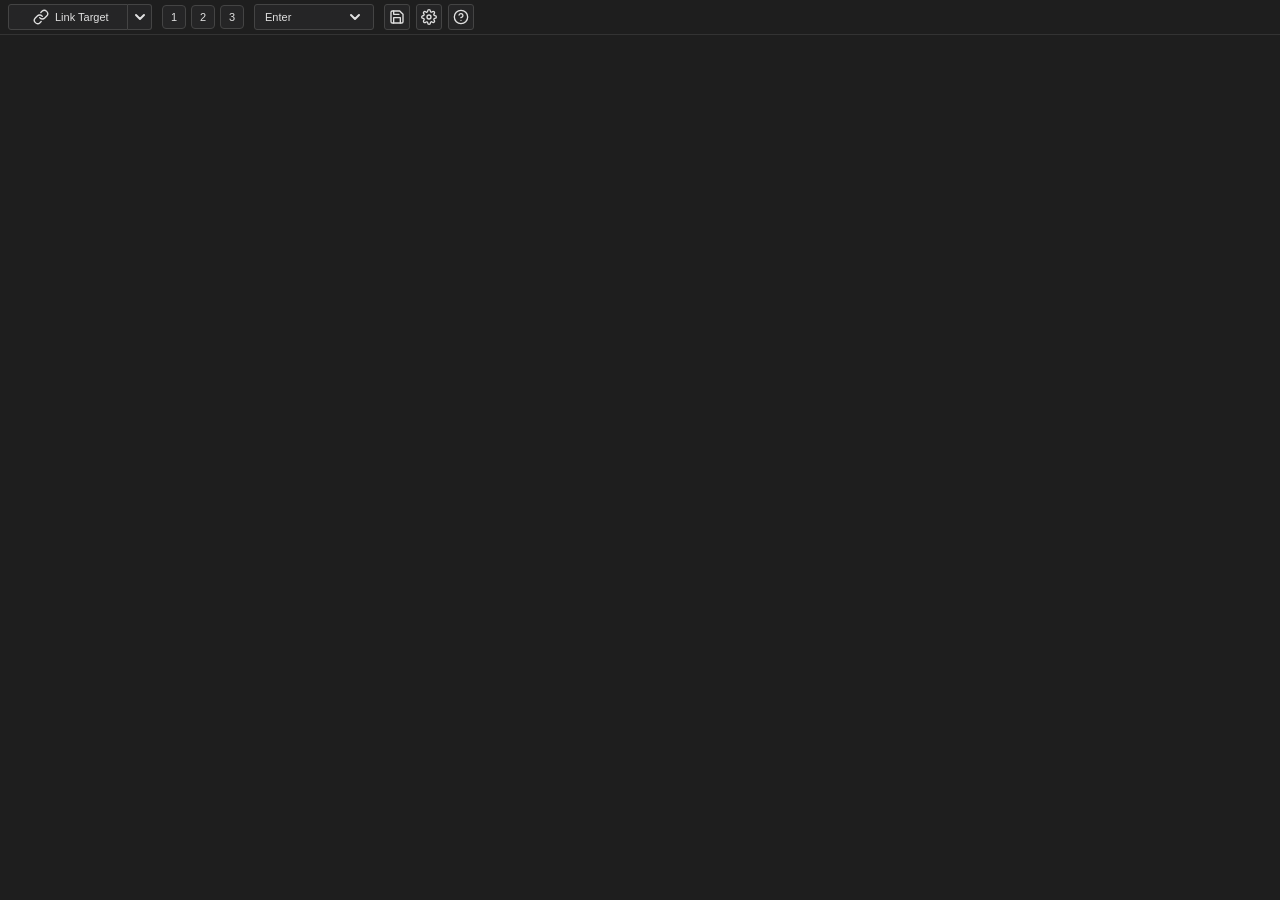
<file: ui.html>
<!doctype html>
<html lang="ja">
  <head>
    <meta charset="UTF-8" />
    <meta name="viewport" content="width=device-width, initial-scale=1.0" />
    <link rel="stylesheet" href="assets/css/style.css" />
    <style>
      body {
        background-color: #1e1e1e;
        color: #e0e0e0;
        margin: 0;
        padding: 0;
      }
    </style>
    <title>Prompt Linker</title>
  </head>

  <body>
    <div id="content-area">
      <div id="main-view">
        <!--******************  メイン画面  *******************-->

        <div class="toolbar">
          <!------------------- ツールバー ---------------------->

          <!-- リンクボタン（スプリットボタン） -->
          <div class="split-button" id="link-split-btn">
            <button
              id="link-btn"
              class="ui-surface"
              onclick="sendMsg('toggleLink')"
            >
              <span id="active-slot-num"></span>
              <img
                src="assets/icons/link.svg"
                class="icon-img"
                data-icon="link"
              />
              <span class="btn-text">Link Target</span>
            </button>
            <button
              class="chevron-btn ui-surface"
              onclick="toggleDropdown('target-menu', event)"
              title="Link Slots"
            >
              <img
                src="assets/icons/chevron-down.svg"
                class="icon-img"
                data-icon="chevron-down"
              />
            </button>
            <div id="target-menu" class="dropdown-menu hidden">
              <!-- JSで動的に生成 -->
            </div>
          </div>

          <!-- プリセット呼び出しボタン -->
          <div class="main-presets">
            <button
              class="preset-call-btn ui-surface"
              onclick="sendMsg('applyPreset', 1)"
              title="Apply Preset 1"
            >
              1
            </button>
            <button
              class="preset-call-btn ui-surface"
              onclick="sendMsg('applyPreset', 2)"
              title="Apply Preset 2"
            >
              2
            </button>
            <button
              class="preset-call-btn ui-surface"
              onclick="sendMsg('applyPreset', 3)"
              title="Apply Preset 3"
            >
              3
            </button>
          </div>

          <!-- Target Action カスタムドロップダウン -->
          <div class="custom-select" id="action-select">
            <button
              class="target-action-btn ui-surface"
              onclick="toggleDropdown('action-menu', event)"
              title="Target Action"
            >
              <span id="target-action-label" class="btn-text">Enter</span>
              <img
                src="assets/icons/chevron-down.svg"
                class="icon-img action-chevron"
                data-icon="chevron-down"
              />
            </button>
            <div id="action-menu" class="dropdown-menu hidden">
              <div class="action-item" onclick="selectAction('Enter', event)">
                Enter
              </div>
              <div
                class="action-item"
                onclick="selectAction('Ctrl + Enter', event)"
              >
                Ctrl + Enter
              </div>
              <div
                class="action-item"
                onclick="selectAction('Shift + Enter', event)"
              >
                Shift + Enter
              </div>
              <div
                class="action-item"
                onclick="selectAction('Paste Only', event)"
              >
                Paste Only
              </div>
            </div>
          </div>

          <!-- 保存（エクスポート）ボタン -->
          <button
            id="export-btn"
            class="sq-btn"
            onclick="exportCurrentText()"
            title="Save"
          >
            <img
              src="assets/icons/save.svg"
              class="icon-img"
              data-icon="save"
            />
          </button>

          <!-- 設定ボタン -->
          <button
            id="settings-btn"
            class="sq-btn"
            onclick="toggleSetView()"
            title="Settings"
          >
            <img
              src="assets/icons/settings.svg"
              class="icon-img"
              data-icon="settings"
            />
          </button>

          <!-- ヘルプボタン -->
          <button
            id="help-btn"
            class="sq-btn"
            onclick="toggleHelp()"
            title="Help"
          >
            <img
              src="assets/icons/help-circle.svg"
              class="icon-img"
              data-icon="help-circle"
            />
          </button>
        </div>

        <!-- テキスト入力欄 -->
        <textarea id="main-textarea" autofocus></textarea>
      </div>

      <div id="settings-view" class="hidden scrollable-view">
        <!--*********************** 設定画面 *************************-->
        <div class="settings-header">
          <!-- 戻るボタン -->
          <button class="back-btn" onclick="toggleSetView()">
            <img
              src="assets/icons/arrow-left.svg"
              class="icon-img"
              data-icon="arrow-left"
            />
            Back
          </button>
          <h3>Settings</h3>

          <!-- setting.jsonを開くボタン -->
          <button
            class="head-icon-btn"
            onclick="sendMsg('openSettings')"
            title="Open settings.json"
          >
            <img
              src="assets/icons/file-text.svg"
              class="icon-img"
              data-icon="file-text"
            />
          </button>
        </div>

        <!--プリセット保存 -->
        <div class="setting-row">
          <label>Window Presets</label>
          <div class="preset-controls">
            <button
              class="preset-save-tile ui-surface"
              onclick="sendMsg('savePreset', 1)"
              title="Save  to Preset 1"
            >
              <img
                src="assets/icons/save.svg"
                class="icon-img"
                data-icon="save"
              />
              <span class="preset-label">Preset 1</span>
            </button>
            <button
              class="preset-save-tile ui-surface"
              onclick="sendMsg('savePreset', 2)"
              title="Save  to Preset 2"
            >
              <img
                src="assets/icons/save.svg"
                class="icon-img"
                data-icon="save"
              />
              <span class="preset-label">Preset 2</span>
            </button>
            <button
              class="preset-save-tile ui-surface"
              onclick="sendMsg('savePreset', 3)"
              title="Save  to Preset 3"
            >
              <img
                src="assets/icons/save.svg"
                class="icon-img"
                data-icon="save"
              />
              <span class="preset-label">Preset 3</span>
            </button>
          </div>
        </div>

        <!-- トリガーキー選択 -->
        <div class="setting-row">
          <label>Transfer Trigger Key</label>
          <div class="custom-select" id="trigger-key-select">
            <button
              class="target-action-btn"
              onclick="toggleDropdown('trigger-menu', event)"
              title="Trigger Key"
            >
              <span id="trigger-key-label" class="btn-text">Ctrl + Enter</span>
              <img
                src="assets/icons/chevron-down.svg"
                class="icon-img action-chevron"
                data-icon="chevron-down"
              />
            </button>
            <div id="trigger-menu" class="dropdown-menu full-width hidden">
              <div
                class="action-item"
                onclick="selectTrigger('Ctrl + Enter', event)"
              >
                Ctrl + Enter
              </div>
              <div
                class="action-item"
                onclick="selectTrigger('Shift + Enter', event)"
              >
                Shift + Enter
              </div>
            </div>
          </div>
        </div>

        <!-- フォーカスキー -->
        <div class="setting-row">
          <label>Focus Hotkey</label>
          <div class="input-group">
            <div class="explanation">Press keys to set.</div>
            <input
              type="text"
              id="hotkey-input"
              class="hotkey-input ui-surface"
              readonly
            />
            <button onclick="resetFocusHotkey()" title="Reset to Default">
              <img
                src="assets/icons/arrow-left.svg"
                class="icon-img"
                data-icon="arrow-left"
              />
            </button>
          </div>
        </div>

        <!-- フォントサイズ -->
        <div class="setting-row">
          <label>Font Size</label>
          <div class="num-control">
            <button class="symbol" onclick="sendMsg('changeFontSize', -1)">
              -
            </button>
            <span id="font-size-val">14</span>
            <button class="symbol" onclick="sendMsg('changeFontSize', 1)">
              +
            </button>
          </div>
        </div>

        <!-- タブキーの挙動設定 (ドロップダウン) -->
        <div class="setting-row">
          <label>Tab Key Behavior</label>
          <div class="custom-select" id="tab-behavior-select">
            <button
              class="target-action-btn"
              onclick="toggleDropdown('tab-behavior-menu', event)"
              title="Tab Key Behavior"
            >
              <span id="tab-behavior-label" class="btn-text">Move Focus</span>
              <img
                src="assets/icons/chevron-down.svg"
                class="icon-img action-chevron"
                data-icon="chevron-down"
              />
            </button>
            <div id="tab-behavior-menu" class="dropdown-menu full-width hidden">
              <div
                class="action-item"
                onclick="selectTabBehavior('Move Focus', event)"
              >
                Move Focus (Default)
              </div>
              <div
                class="action-item"
                onclick="selectTabBehavior('Tab (\\t)', event)"
              >
                Tab (\t)
              </div>
              <div
                class="action-item"
                onclick="selectTabBehavior('2 Spaces', event)"
              >
                2 Spaces
              </div>
              <div
                class="action-item"
                onclick="selectTabBehavior('4 Spaces', event)"
              >
                4 Spaces
              </div>
            </div>
          </div>
        </div>

        <!-- 最小化オプション -->
        <div class="setting-row">
          <label>Minimize Option</label>
          <label class="switch">
            <input
              type="checkbox"
              id="minimize-option-check"
              onchange="
                sendMsg('updateSetting', {
                  key: 'MinimizeOption',
                  value: this.checked,
                })
              "
            />
            <span class="slider"></span>
          </label>
        </div>

        <!-- 最前面表示オプション -->
        <div class="setting-row">
          <label>Always On Top</label>
          <label class="switch">
            <input
              type="checkbox"
              id="always-on-top-check"
              onchange="
                sendMsg('updateSetting', {
                  key: 'AlwaysOnTop',
                  value: this.checked,
                })
              "
            />
            <span class="slider"></span>
          </label>
        </div>

        <!-- 送信時クリア設定 -->
        <div class="setting-row">
          <label>Clear Text at Transfer</label>
          <label class="switch">
            <input
              type="checkbox"
              id="clear-transfer-check"
              onchange="
                sendMsg('updateSetting', {
                  key: 'ClearTextAtTransfer',
                  value: this.checked,
                })
              "
            />
            <span class="slider"></span>
          </label>
        </div>

        <!-- 保存時クリア設定 -->
        <div class="setting-row">
          <label>Clear Text at Save</label>
          <label class="switch">
            <input
              type="checkbox"
              id="clear-save-check"
              onchange="
                sendMsg('updateSetting', {
                  key: 'ClearTextAtSave',
                  value: this.checked,
                })
              "
            />
            <span class="slider"></span>
          </label>
        </div>

        <!-- エクスポート拡張子設定 (ドロップダウン) -->
        <div class="setting-row">
          <label>Export Extension</label>
          <div class="custom-select" id="export-ext-select">
            <button
              class="target-action-btn"
              onclick="toggleDropdown('export-menu', event)"
              title="Export Extension"
            >
              <span id="export-ext-label" class="btn-text">.txt</span>
              <img
                src="assets/icons/chevron-down.svg"
                class="icon-img action-chevron"
                data-icon="chevron-down"
              />
            </button>
            <div id="export-menu" class="dropdown-menu full-width hidden">
              <div class="action-item" onclick="selectExportExt('.txt', event)">
                .txt (Plain Text)
              </div>
              <div class="action-item" onclick="selectExportExt('.md', event)">
                .md (Markdown)
              </div>
            </div>
          </div>
        </div>

        <!-- エクスポートディレクトリ設定 -->
        <div class="setting-row">
          <label>Export Directory</label>
          <div class="input-group expand">
            <input
              type="text"
              id="export-dir-display"
              class="ui-surface"
              readonly
              placeholder="Not set. Please browse..."
            />
            <button onclick="sendMsg('selectExportDir')" title="Browse...">
              <img
                src="assets/icons/folder.svg"
                class="icon-img"
                data-icon="folder"
              />
            </button>
            <button onclick="sendMsg('openExportDir')" title="Open Folder">
              <img
                src="assets/icons/folder-open.svg"
                class="icon-img"
                data-icon="folder-open"
              />
            </button>
          </div>
        </div>
      </div>

      <div id="help-view" class="hidden scrollable-view">
        <!--******************** ヘルプ画面 *********************-->
        <div class="settings-header">
          <button class="back-btn" onclick="showView('main-view')">
            <img
              src="assets/icons/arrow-left.svg"
              class="icon-img"
              data-icon="arrow-left"
            />
            Back
          </button>
          <h3>Help</h3>
        </div>

        <div class="help-content">
          <div class="help-section">
            <h4>Mouse Operations</h4>
            <div class="help-grid">
              <div class="help-item">Right-click Toolbar</div>
              <div>Hide Toolbar</div>

              <div class="help-item">Click Top Border</div>
              <div>Show Toolbar</div>

              <div class="help-item">Right-click Editor</div>
              <div>Context Menu (Transfer/Edit)</div>
            </div>
          </div>

          <div class="help-section">
            <h4>View Navigation</h4>
            <div class="help-grid">
              <div class="help-item"><kbd>Alt</kbd>+<kbd>H</kbd></div>
              <div>Toggle Hide Toolbar</div>
              <div class="help-item"><kbd>Alt</kbd>+<kbd>←</kbd></div>
              <div>Show Main View</div>
              <div class="help-item"><kbd>F1</kbd></div>
              <div>Show/Hide Help View</div>
              <div class="help-item"><kbd>Ctrl</kbd>+<kbd>,</kbd></div>
              <div>Show Settings View</div>
              <div class="help-item"><kbd>Ctrl</kbd>+<kbd>Tab</kbd></div>
              <div>Rotate Views (Main ↔ Settings ↔ Help)</div>
            </div>
          </div>

          <div class="help-section">
            <h4>Link Slots</h4>
            <div class="help-grid">
              <div class="help-item">
                <kbd>Ctrl</kbd>+<kbd>1</kbd> ~ <kbd>3</kbd>
              </div>
              <div>Switch Link Slot</div>
              <div class="help-item">
                <kbd>Ctrl</kbd>+<kbd>Shift</kbd>+<kbd>1</kbd> ~ <kbd>3</kbd>
              </div>
              <div>Lock / Unlock Link Slot (Toggle)</div>
              <div class="help-item">
                <kbd>Ctrl</kbd>+<kbd>Alt</kbd>+<kbd>1</kbd> ~ <kbd>3</kbd>
              </div>
              <div>Clear Link Slot</div>
            </div>
          </div>

          <div class="help-section">
            <h4>Transfer & Target Actions</h4>
            <div class="help-grid">
              <div class="help-item"><kbd>Alt</kbd>+<kbd>C</kbd></div>
              <div>Clear Text Area</div>
              <div class="help-item"><kbd>Alt</kbd>+<kbd>L</kbd></div>
              <div>Link / Cancel Target App</div>
              <div class="help-item">
                <kbd>Ctrl/Shift</kbd>+<kbd>Enter</kbd>
              </div>
              <div>Transfer Text (Trigger)</div>
              <div class="help-item"><kbd>Alt</kbd>+<kbd>Enter</kbd></div>
              <div>Set Action: Enter</div>
              <div class="help-item">
                <kbd>Ctrl</kbd>+<kbd>Alt</kbd>+<kbd>Enter</kbd>
              </div>
              <div>Set Action: Ctrl+Enter</div>
              <div class="help-item">
                <kbd>Shift</kbd>+<kbd>Alt</kbd>+<kbd>Enter</kbd>
              </div>
              <div>Set Action: Shift+Enter</div>
              <div class="help-item"><kbd>Alt</kbd>+<kbd>P</kbd></div>
              <div>Set Action: Paste Only</div>
              <div class="help-item"><kbd>Alt</kbd>+<kbd>K</kbd></div>
              <div>Toggle Trigger Key</div>
              <div class="help-item"><kbd>Alt</kbd>+<kbd>T</kbd></div>
              <div>Cycle Tab Key Behavior</div>
            </div>
          </div>

          <div class="help-section">
            <h4>Presets</h4>
            <div class="help-grid">
              <div class="help-item">
                <kbd>Alt</kbd>+<kbd>1</kbd> ~ <kbd>3</kbd>
              </div>
              <div>Apply Preset</div>
              <div class="help-item">
                <kbd>Shift</kbd>+<kbd>Alt</kbd>+<kbd>1</kbd> ~ <kbd>3</kbd>
              </div>
              <div>Save Preset</div>
            </div>
          </div>

          <div class="help-section">
            <h4>Settings & Export</h4>
            <div class="help-grid">
              <div class="help-item"><kbd>Ctrl</kbd>+<kbd>S</kbd></div>
              <div>Save Prompt to File</div>
              <div class="help-item"><kbd>Alt</kbd>+<kbd>J</kbd></div>
              <div>Open settings.json</div>
              <div class="help-item"><kbd>Alt</kbd>+<kbd>R</kbd></div>
              <div>Reset Focus Hotkey to Default</div>
              <div class="help-item"><kbd>Alt</kbd>+<kbd>A</kbd></div>
              <div>Toggle Always On Top</div>
              <div class="help-item"><kbd>Alt</kbd>+<kbd>E</kbd></div>
              <div>Toggle Export Extension (.txt/.md)</div>
              <div class="help-item"><kbd>Alt</kbd>+<kbd>M</kbd></div>
              <div>Toggle Minimize Option</div>
              <div class="help-item">
                <kbd>Shift</kbd>+<kbd>Alt</kbd>+<kbd>T</kbd>
              </div>
              <div>Toggle Clear Text at Transfer</div>
              <div class="help-item">
                <kbd>Shift</kbd>+<kbd>Alt</kbd>+<kbd>S</kbd>
              </div>
              <div>Toggle Clear Text at Save</div>
              <div class="help-item">
                <kbd>Alt</kbd>+<kbd>-</kbd> / <kbd>=</kbd>
              </div>
              <div>Change Font Size</div>
              <div class="help-item"><kbd>Alt</kbd>+<kbd>B</kbd></div>
              <div>Browse Export Directory</div>
              <div class="help-item"><kbd>Alt</kbd>+<kbd>O</kbd></div>
              <div>Open Export Directory</div>
            </div>
          </div>
        </div>
      </div>
    </div>

    <div id="context-menu" class="context-menu">
      <!--********************* 右クリックメニュー *********************-->
      <div class="menu-item" onclick="runEditorCommand('transfer')">
        Transfer<span class="shortcut" id="menu-transfer-shortcut"
          >Ctrl+Enter</span
        >
      </div>
      <div class="separator"></div>
      <div class="menu-item" onclick="runEditorCommand('cut')">Cut</div>
      <div class="menu-item" onclick="runEditorCommand('copy')">Copy</div>
      <div class="menu-item" onclick="runEditorCommand('paste')">Paste</div>
      <div class="separator"></div>
      <div class="menu-item" onclick="runEditorCommand('selectAll')">
        Select All
      </div>
    </div>
    <div id="toast-container" class="toast-container"></div>

    <!-- スロット用右クリックメニュー -->
    <div id="slot-context-menu" class="context-menu">
      <div
        id="menu-lock-btn"
        class="menu-item"
        onclick="handleSlotAction('lock')"
      >
        Lock / Unlock
      </div>
      <div class="separator"></div>
      <div class="menu-item" onclick="handleSlotAction('clear')">
        Clear Slot
      </div>
    </div>

    <script src="assets/js/ui-utils.js"></script>
    <script src="assets/js/settings-manager.js"></script>
    <script src="assets/js/editor-manager.js"></script>
    <script src="assets/js/view-manager.js"></script>
    <script src="assets/js/main.js"></script>
  </body>
</html>
</file>
<file: docs/css/style.css>
:root {
  /* Light Theme Colors */
  --sidebar-width: 340px;
  --bg-color: #ffffff;
  --text-color: #24292f;
  --accent-color: #0969da;
  --sidebar-bg: #f6f8fa;
  --border-color: #d0d7de;
  --hover-bg: #ebf0f4;
  --blockquote-border: #d0d7de;
  --blockquote-text: #57606a;
  --inline-code-bg: rgba(175, 184, 193, 0.2);
  --link-color: #0969da; /* Light theme link color */
  --main-shadow: 0 0 20px rgba(0, 0, 0, 0.05);

  /* Scrollbar Colors */
  --scrollbar-track: #f1f1f1;
  --scrollbar-thumb: #ccc;
  --scrollbar-thumb-hover: #bbb;
}

@media (prefers-color-scheme: dark) {
  :root {
    /* Dark Theme Colors */
    --bg-color: #0d1117;
    --text-color: #c9d1d9;
    --accent-color: #58a6ff;
    --link-color: #4493f8;
    --sidebar-bg: #161b22;
    --border-color: #30363d;
    --hover-bg: #21262d;
    --blockquote-border: #3b434b;
    --blockquote-text: #8b949e;
    --inline-code-bg: rgba(110, 118, 129, 0.4);
    --main-shadow: 0 0 20px rgba(0, 0, 0, 0.3);

    /* Scrollbar Colors Dark */
    --scrollbar-track: #161b22;
    --scrollbar-thumb: #30363d;
    --scrollbar-thumb-hover: #444c56;
  }
}

/* Base Reset */
* {
  box-sizing: border-box;
}

/* Global Scrollbar styling */
::-webkit-scrollbar {
  width: 10px;
}
::-webkit-scrollbar-track {
  background: var(--scrollbar-track);
}
::-webkit-scrollbar-thumb {
  background: var(--scrollbar-thumb);
  border-radius: 10px;
  border: 2px solid var(--scrollbar-track);
}
::-webkit-scrollbar-thumb:hover {
  background: var(--scrollbar-thumb-hover);
}

* {
  scrollbar-width: thin;
  scrollbar-color: var(--scrollbar-thumb) var(--scrollbar-track);
}

body {
  font-family:
    -apple-system, BlinkMacSystemFont, "Segoe UI", "Noto Sans", Helvetica,
    Arial, sans-serif;
  margin: 0;
  display: flex;
  color: var(--text-color);
  background-color: var(--bg-color);
  transition:
    background-color 0.3s,
    color 0.3s;
  overflow-x: hidden;
}

/* Sidebar */
#sidebar {
  width: var(--sidebar-width);
  height: 100vh;
  position: fixed;
  left: 0;
  top: 0;
  background: var(--sidebar-bg);
  border-right: 1px solid var(--border-color);
  overflow-y: auto;
  overflow-x: hidden; /* 横スクロールを防止 */
  z-index: 1000;
  transition:
    background-color 0.3s,
    border-color 0.3s;
  scrollbar-gutter: stable;
}

#sidebar-title {
  padding: 20px 20px 10px 20px;
  font-size: 1.1rem;
  margin: 0;
  color: var(--text-color);
  border-bottom: 1px solid var(--border-color);
  margin-bottom: 10px;
  display: flex;
  align-items: center;
  gap: 8px;
}

#sidebar > ul {
  list-style: none;
  padding: 0 0 300px 0;
  margin: 0;
}

#sidebar li {
  list-style: none;
  position: relative;
}

#sidebar li a {
  display: block;
  padding: 8px 40px 8px 12px;
  text-decoration: none;
  color: var(--text-color);
  font-size: 0.85rem;
  line-height: 1.4;
  transition: all 0.2s;
  opacity: 0.8;
  border-left: 4px solid transparent;
  white-space: normal;
  word-wrap: break-word;
}

#sidebar li a:hover,
#sidebar li a.active {
  background-color: var(--hover-bg);
  color: var(--accent-color);
  border-left: 4px solid var(--accent-color);
  opacity: 1;
}

#sidebar .nav-h2 {
  padding-left: 12px;
  font-weight: bold;
}

#sidebar .nav-h3 {
  padding-left: 28px;
}

#sidebar .nav-h4 {
  padding-left: 44px;
}

.has-children > ul {
  display: none;
  padding: 0;
}
.has-children.open > ul {
  display: block;
}

.toggle-btn {
  position: absolute;
  right: 5px;
  top: 4px;
  width: 32px;
  height: 32px;
  display: flex;
  align-items: center;
  justify-content: center;
  cursor: pointer;
  transition: transform 0.2s;
  color: var(--text-color);
  opacity: 0.5;
  z-index: 10;
}
.open > .toggle-btn {
  transform: rotate(90deg);
}
.toggle-btn:hover {
  opacity: 1;
}

/* Main Content */
main {
  margin-left: var(--sidebar-width);
  flex-grow: 1;
  padding: 40px 60px;
  max-width: 900px;
  background-color: var(--bg-color);
  min-height: 100vh;
  padding-bottom: 80vh;
  box-shadow: var(--main-shadow);
  transition: background-color 0.3s;
}

.title-icon {
  width: 1.2em;
  height: 1.2em;
  margin: 0 !important;
  box-shadow: none !important;
  cursor: default !important;
  flex-shrink: 0;
  transition: none !important;
}

.title-icon:hover {
  transform: none !important;
}

main h1 {
  border-bottom: 1px solid var(--border-color);
  padding-bottom: 10px;
  margin-top: 0;
  display: flex;
  align-items: center;
  gap: 12px;
}
main h2 {
  border-bottom: 1px solid var(--border-color);
  padding-bottom: 5px;
  margin-top: 40px;
}
main h3 {
  margin-top: 30px;
  color: var(--text-color);
}
main h4 {
  margin-top: 25px;
  color: var(--text-color);
  font-size: 1rem;
  opacity: 0.9;
}

main a {
  color: var(--link-color);
}

main img {
  max-width: 100%;
  height: auto;
  display: block;
  margin: 20px 0;
  box-shadow: 0 4px 12px rgba(0, 0, 0, 0.1);
  cursor: zoom-in;
  transition: transform 0.2s;
}

main img:hover {
  transform: scale(1.01);
}

/* Lightbox overlay */
#lightbox {
  display: none;
  position: fixed;
  z-index: 2000;
  top: 0;
  left: 0;
  width: 100%;
  height: 100%;
  background-color: rgba(0, 0, 0, 0.9);
  cursor: zoom-out;
  justify-content: center;
  align-items: center;
}

#lightbox img {
  max-width: 95%;
  max-height: 95%;
  object-fit: contain;
  box-shadow: 0 0 30px rgba(0, 0, 0, 0.5);
}

main blockquote {
  border-left: 4px solid var(--blockquote-border);
  padding-left: 20px;
  color: var(--blockquote-text);
  margin: 20px 0;
}

main pre {
  background: #151b23;
  color: #c9d1d9;
  padding: 16px;
  overflow-x: auto;
  position: relative;
}

main pre:hover .copy-btn {
  opacity: 1;
}

.copy-btn {
  position: absolute;
  top: 8px;
  right: 8px;
  padding: 4px 8px;
  font-size: 0.75rem;
  color: #c9d1d9;
  background: #21262d;
  border: 1px solid #30363d;
  border-radius: 6px;
  cursor: pointer;
  opacity: 0;
  transition:
    opacity 0.2s,
    background 0.2s;
}

.copy-btn:hover {
  background: #30363d;
  border-color: #8b949e;
}

.copy-btn.copied {
  background: #238636;
  color: #ffffff;
  border-color: #2ea043;
}

main code {
  background: var(--inline-code-bg);
  padding: 0.2em 0.4em;
  border-radius: 6px;
  font-family:
    ui-monospace,
    SFMono-Regular,
    SF Mono,
    Menlo,
    Consolas,
    Liberation Mono,
    monospace;
  font-size: 85%;
}

main kbd {
  display: inline-block;
  padding: 3px 5px;
  font:
    11px ui-monospace,
    SFMono-Regular,
    "SF Mono",
    Menlo,
    Consolas,
    "Liberation Mono",
    monospace;
  line-height: 10px;
  color: var(--text-color);
  vertical-align: middle;
  background-color: var(--sidebar-bg);
  border: solid 1px var(--border-color);
  border-bottom-color: var(--border-color);
  border-radius: 6px;
  box-shadow: inset 0 -1px 0 var(--border-color);
}

main pre code {
  background: none;
  padding: 0;
  font-size: 100%;
}

@media (max-width: 768px) {
  #sidebar {
    display: none;
  }
  main {
    margin-left: 0;
    padding: 20px;
  }
}
</file>
<file: assets/css/style.css>
/* Prompt Linker - メインスタイルシート */
@import url("theme.css");
@import url("components.css");
@import url("forms.css");
@import url("overlays.css");
@import url("layout.css");

#link-btn {
  width: 120px;
  border-top-right-radius: 0;
  border-bottom-right-radius: 0;
  display: flex;
  align-items: center;
  justify-content: flex-start;
  padding: 0 8px;
  gap: 6px;
}
#active-slot-num {
  display: inline-block;
  min-width: 10px;
  font-weight: bold;
  color: var(--accent-color);
  text-align: center;
}
#link-btn .btn-text {
  flex-grow: 1;
  text-align: left;
  overflow: hidden;
  text-overflow: ellipsis;
  white-space: nowrap;
}
.split-button {
  display: flex;
  align-items: center;
  position: relative;
  flex-shrink: 0;
}
.chevron-btn {
  width: 24px !important;
  height: 26px;
  padding: 0;
  border-top-left-radius: 0;
  border-bottom-left-radius: 0;
  border-left: none;
}
.dropdown-menu {
  top: 25px;
  left: 0;
  min-width: 142px;
}


/* カスタム Target Action メニュー用 */
.custom-select {
  position: relative;
  display: flex;
  align-items: center;
  margin-left: 12px;
  flex-shrink: 0;
}
.target-action-btn {
  width: 120px;
  justify-content: space-between;
  padding: 5px 10px;
}
.target-action-btn .btn-text {
  flex-grow: 1;
  text-align: left;
}

#action-menu {
  min-width: 118px;
}
.target-action-btn:hover {
  background-color: var(--hover-bg);
}

.menu-item .shortcut {
  margin-left: auto;
  color: var(--text-muted);
  font-size: var(--font-size-xs);
  padding-left: 4px;
}


#settings-view,
#help-view {
  font-size: 14px;
}

#trigger-menu,
#export-menu {
  min-width: 118px;
}

.input-group.expand {
  flex-grow: 1;
  margin-left: 20px;
}
.input-group input:read-only {
  color: var(--text-muted);
}
.hotkey-input {
  width: 180px !important;
  flex-grow: 0 !important;
  flex-shrink: 0 !important;
}
.recording {
  border-color: var(--accent-color) !important;
  background-color: rgba(0, 120, 215, 0.1) !important;
  color: var(--accent-color) !important;
  outline: none;
}
.input-group button {
  width: 38px;
  padding: 0;
}

.action-row {
  margin-top: 0;
  display: flex;
  justify-content: flex-end;
  gap: 15px;
}

#font-size-val {
  margin-left: 5px;
  margin-right: 5px;
}

/** ツールバーのボタン群レイアウト */
.main-presets {
  margin-left: 10px;
  flex-shrink: 0;
}
#action-select {
  margin-left: 10px;
}
#export-btn {
  margin-left: 10px;
}
#settings-btn {
  margin-left: 6px;
}
#help-btn {
  margin-left: 6px;
}
</file>
